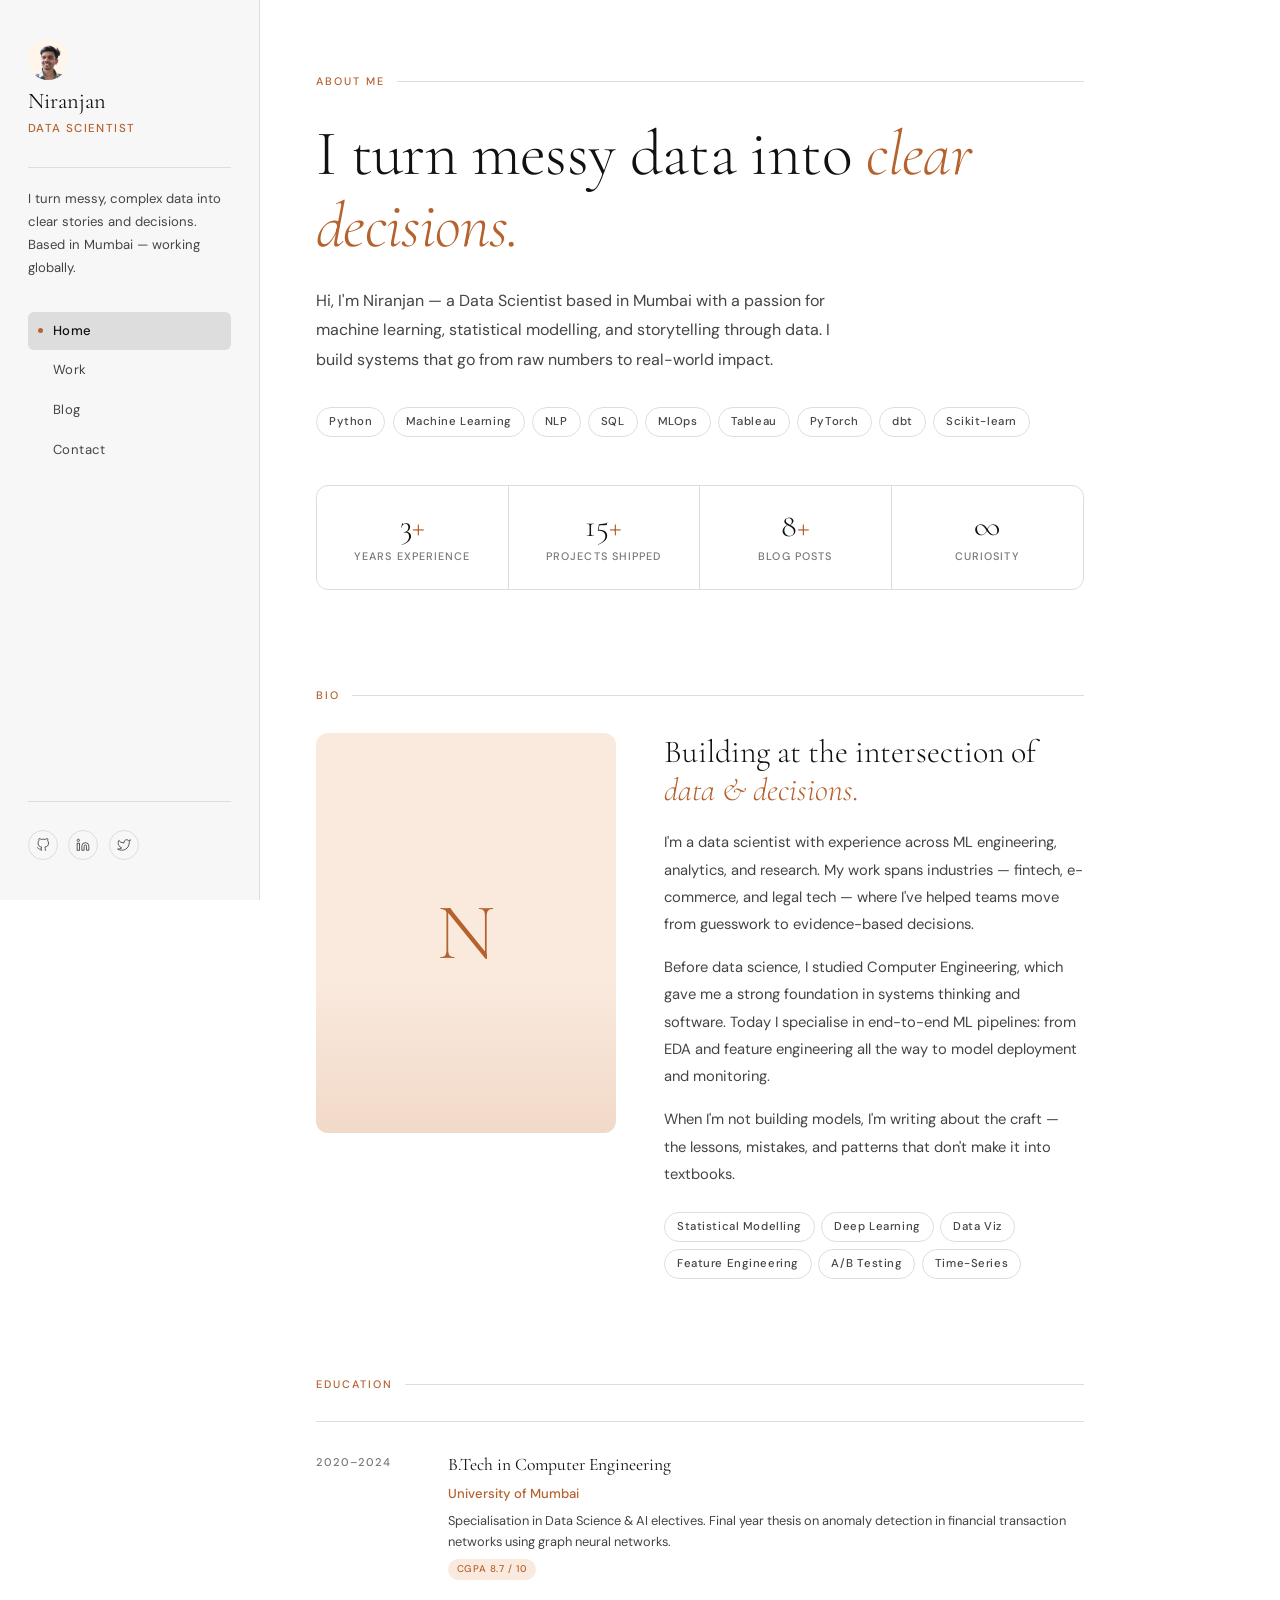
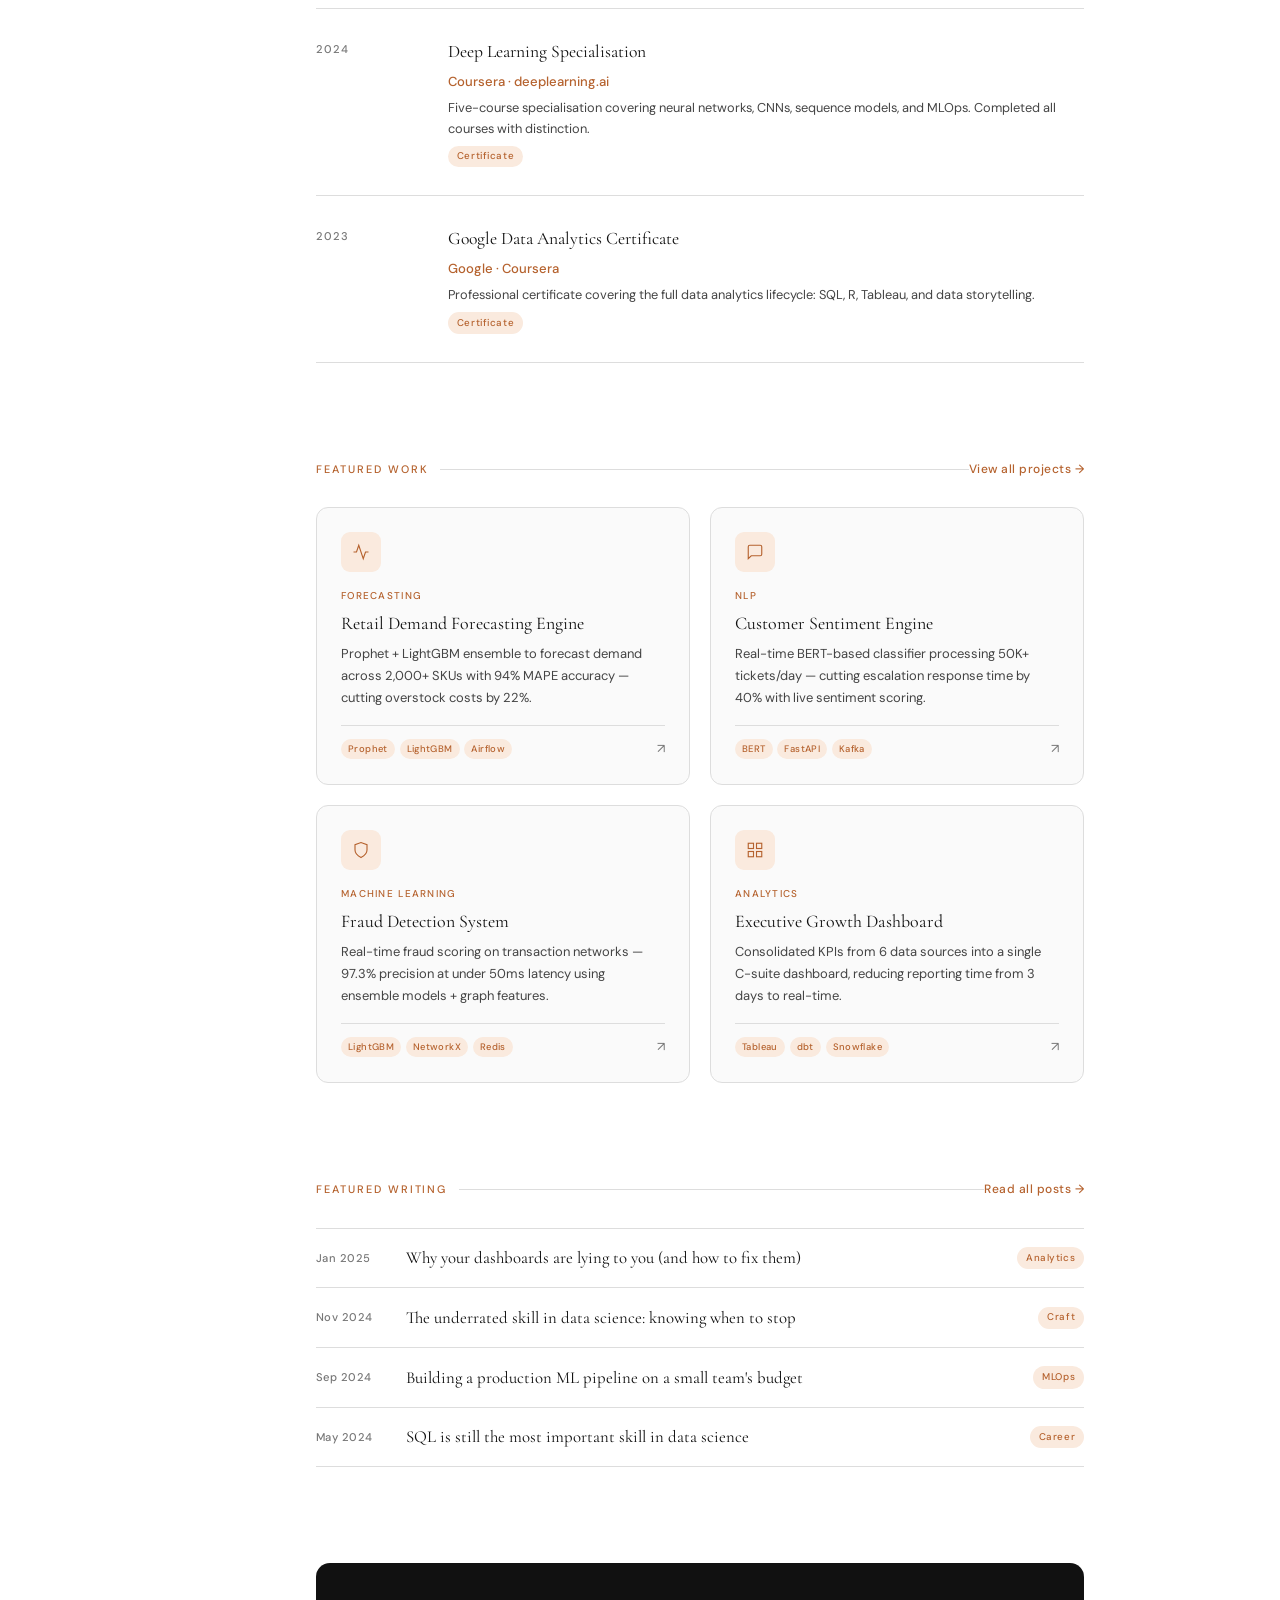
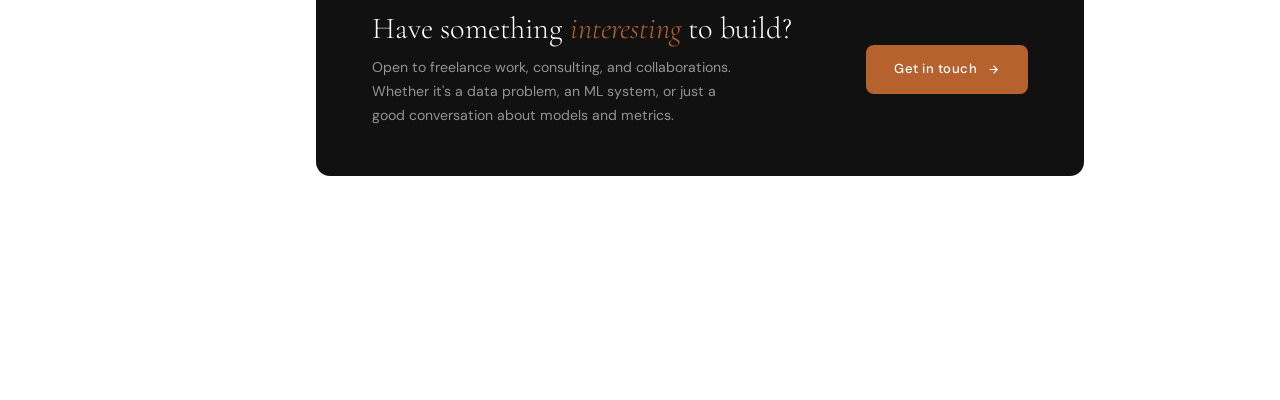
<file: index.html>
<!DOCTYPE html>
<html lang="en">
<head>
<meta charset="UTF-8" />
<meta name="viewport" content="width=device-width, initial-scale=1.0" />
<title>Niranjan — Data Scientist</title>
<link rel="preconnect" href="https://fonts.googleapis.com" />
<link rel="preconnect" href="https://fonts.gstatic.com" crossorigin />
<link href="https://fonts.googleapis.com/css2?family=Cormorant+Garamond:ital,wght@0,300;0,400;0,500;1,300;1,400&family=DM+Sans:wght@300;400;500&display=swap" rel="stylesheet" />
<link rel="stylesheet" href="style.css" />
<style>
  /* ── Stats Row ── */
  .stats-row {
    display: grid;
    grid-template-columns: repeat(4, 1fr);
    gap: 0;
    border: 1px solid var(--border);
    border-radius: 12px;
    overflow: hidden;
    margin-top: 3rem;
  }
  .stat-cell {
    padding: 1.5rem 1.25rem;
    border-right: 1px solid var(--border);
    text-align: center;
  }
  .stat-cell:last-child { border-right: none; }
  .stat-number {
    font-family: var(--serif);
    font-size: 2rem;
    font-weight: 300;
    color: var(--ink);
    line-height: 1;
    margin-bottom: 0.3rem;
  }
  .stat-number em { font-style: italic; color: var(--accent); }
  .stat-label {
    font-size: 0.68rem;
    font-weight: 500;
    letter-spacing: 0.1em;
    text-transform: uppercase;
    color: var(--ink-faint);
  }

  /* ── About Block ── */
  .about-grid {
    display: grid;
    grid-template-columns: 1fr 1.4fr;
    gap: 3rem;
    align-items: start;
  }
  .about-portrait {
    aspect-ratio: 3/4;
    background: var(--accent-light);
    border-radius: 12px;
    display: flex;
    align-items: center;
    justify-content: center;
    font-family: var(--serif);
    font-size: 5rem;
    color: var(--accent);
    font-weight: 300;
    position: relative;
    overflow: hidden;
  }
  .about-portrait::after {
    content: '';
    position: absolute;
    bottom: 0; left: 0; right: 0;
    height: 40%;
    background: linear-gradient(to top, rgba(181,98,46,0.12), transparent);
  }
  .about-text h2 {
    font-family: var(--serif);
    font-size: 2rem;
    font-weight: 300;
    line-height: 1.2;
    margin-bottom: 1.25rem;
    color: var(--ink);
  }
  .about-text h2 em { font-style: italic; color: var(--accent); }
  .about-text p {
    font-size: 0.92rem;
    color: var(--ink-muted);
    line-height: 1.85;
    margin-bottom: 1rem;
  }
  .about-text p:last-of-type { margin-bottom: 1.5rem; }
  .skills-list {
    display: flex;
    flex-wrap: wrap;
    gap: 0.4rem;
    margin-top: 1.5rem;
  }

  /* ── Education Timeline ── */
  .edu-timeline {
    display: flex;
    flex-direction: column;
    gap: 0;
  }
  .edu-item {
    display: grid;
    grid-template-columns: 100px 1fr;
    gap: 2rem;
    padding: 1.75rem 0;
    border-bottom: 1px solid var(--border);
    position: relative;
  }
  .edu-item:first-child { border-top: 1px solid var(--border); }
  .edu-year {
    font-size: 0.7rem;
    font-weight: 500;
    letter-spacing: 0.08em;
    color: var(--ink-faint);
    text-transform: uppercase;
    padding-top: 0.15rem;
  }
  .edu-degree {
    font-family: var(--serif);
    font-size: 1.1rem;
    font-weight: 400;
    color: var(--ink);
    margin-bottom: 0.2rem;
  }
  .edu-school {
    font-size: 0.82rem;
    color: var(--accent);
    font-weight: 500;
    margin-bottom: 0.35rem;
  }
  .edu-detail {
    font-size: 0.8rem;
    color: var(--ink-muted);
    line-height: 1.6;
  }
  .edu-badge {
    display: inline-block;
    font-size: 0.61rem;
    font-weight: 500;
    letter-spacing: 0.06em;
    padding: 0.16rem 0.55rem;
    background: var(--accent-light);
    color: var(--accent);
    border-radius: 999px;
    margin-top: 0.4rem;
  }

  /* ── Featured Projects Grid ── */
  .feat-grid {
    display: grid;
    grid-template-columns: 1fr 1fr;
    gap: 1.25rem;
  }
  .feat-card {
    border: 1px solid var(--border);
    border-radius: 12px;
    padding: 1.5rem;
    background: #fafafa;
    text-decoration: none;
    color: inherit;
    display: flex;
    flex-direction: column;
    transition: border-color 0.25s, transform 0.25s, box-shadow 0.25s;
    position: relative;
    overflow: hidden;
  }
  .feat-card::before {
    content: '';
    position: absolute;
    top: 0; left: 0; right: 0;
    height: 2px;
    background: var(--accent);
    transform: scaleX(0);
    transform-origin: left;
    transition: transform 0.3s ease;
  }
  .feat-card:hover { border-color: #ccc; transform: translateY(-3px); box-shadow: 0 6px 24px rgba(0,0,0,0.07); }
  .feat-card:hover::before { transform: scaleX(1); }
  .feat-card-icon {
    width: 40px; height: 40px;
    border-radius: 9px;
    background: var(--accent-light);
    display: flex; align-items: center; justify-content: center;
    margin-bottom: 1rem;
    color: var(--accent);
    flex-shrink: 0;
  }
  .feat-card-eyebrow {
    font-size: 0.62rem;
    font-weight: 500;
    letter-spacing: 0.13em;
    text-transform: uppercase;
    color: var(--accent);
    margin-bottom: 0.4rem;
  }
  .feat-card-title {
    font-family: var(--serif);
    font-size: 1.12rem;
    font-weight: 400;
    line-height: 1.3;
    color: var(--ink);
    margin-bottom: 0.5rem;
  }
  .feat-card-desc {
    font-size: 0.81rem;
    color: var(--ink-muted);
    line-height: 1.7;
    flex: 1;
    margin-bottom: 1rem;
  }
  .feat-card-footer {
    display: flex;
    align-items: center;
    justify-content: space-between;
    padding-top: 0.75rem;
    border-top: 1px solid var(--border);
  }
  .feat-card-tags { display: flex; flex-wrap: wrap; gap: 0.3rem; }
  .feat-card-tag {
    font-size: 0.59rem;
    font-weight: 500;
    letter-spacing: 0.04em;
    padding: 0.14rem 0.44rem;
    background: var(--accent-light);
    color: var(--accent);
    border-radius: 999px;
  }
  .feat-card-arrow {
    font-size: 0.82rem;
    color: var(--ink-faint);
    transition: color 0.2s, transform 0.2s;
  }
  .feat-card:hover .feat-card-arrow { color: var(--accent); transform: translate(2px,-2px); }

  /* ── Blog Strip ── */
  .blog-strip { display: flex; flex-direction: column; }
  .blog-strip-item {
    display: grid;
    grid-template-columns: 70px 1fr auto;
    align-items: center;
    gap: 1.25rem;
    padding: 1.1rem 0;
    border-bottom: 1px solid var(--border);
    text-decoration: none;
    color: inherit;
    transition: padding-left 0.2s;
  }
  .blog-strip-item:first-child { border-top: 1px solid var(--border); }
  .blog-strip-item:hover { padding-left: 0.5rem; }
  .blog-strip-date {
    font-size: 0.7rem;
    color: var(--ink-faint);
    font-weight: 500;
    letter-spacing: 0.04em;
  }
  .blog-strip-title {
    font-family: var(--serif);
    font-size: 1.05rem;
    font-weight: 400;
    color: var(--ink);
    line-height: 1.4;
  }
  .blog-strip-tag {
    font-size: 0.61rem;
    font-weight: 500;
    letter-spacing: 0.06em;
    padding: 0.18rem 0.55rem;
    background: var(--accent-light);
    color: var(--accent);
    border-radius: 999px;
    white-space: nowrap;
  }
  .blog-strip-item:hover .blog-strip-title { color: var(--accent); }

  /* ── Contact CTA ── */
  .contact-cta {
    background: var(--ink);
    border-radius: 14px;
    padding: 3rem 3.5rem;
    display: flex;
    align-items: center;
    justify-content: space-between;
    gap: 2rem;
  }
  .cta-text h2 {
    font-family: var(--serif);
    font-size: 1.9rem;
    font-weight: 300;
    line-height: 1.2;
    color: #fff;
    margin-bottom: 0.5rem;
  }
  .cta-text h2 em { font-style: italic; color: var(--accent); }
  .cta-text p {
    font-size: 0.88rem;
    color: rgba(255,255,255,0.55);
    line-height: 1.7;
    max-width: 360px;
  }
  .cta-btn {
    display: inline-flex;
    align-items: center;
    gap: 0.6rem;
    background: var(--accent);
    color: #fff;
    font-size: 0.82rem;
    font-weight: 500;
    letter-spacing: 0.04em;
    padding: 0.85rem 1.75rem;
    border-radius: 8px;
    text-decoration: none;
    white-space: nowrap;
    transition: opacity 0.2s, transform 0.2s;
    flex-shrink: 0;
  }
  .cta-btn:hover { opacity: 0.88; transform: translateY(-2px); }

  @media (max-width: 820px) {
    .about-grid { grid-template-columns: 1fr; }
    .about-portrait { aspect-ratio: 16/7; }
    .feat-grid { grid-template-columns: 1fr; }
    .stats-row { grid-template-columns: 1fr 1fr; }
    .stats-row .stat-cell:nth-child(2) { border-right: none; }
    .stats-row .stat-cell:nth-child(3) { border-top: 1px solid var(--border); }
    .contact-cta { flex-direction: column; text-align: center; padding: 2rem; }
    .cta-text p { max-width: 100%; }
    .edu-item { grid-template-columns: 1fr; gap: 0.25rem; }
    .blog-strip-item { grid-template-columns: 60px 1fr; }
    .blog-strip-tag { display: none; }
  }
</style>
</head>
<body>

<aside class="sidebar" id="sidebar"></aside>

<main class="main">

  <!-- ── Hero ── -->
  <section>
    <div class="section-label">About me</div>
    <h1 class="hero-heading">I turn messy data into <em>clear decisions.</em></h1>
    <p class="hero-body">Hi, I'm Niranjan — a Data Scientist based in Mumbai with a passion for machine learning, statistical modelling, and storytelling through data. I build systems that go from raw numbers to real-world impact.</p>
    <div class="hero-tags">
      <span class="tag">Python</span>
      <span class="tag">Machine Learning</span>
      <span class="tag">NLP</span>
      <span class="tag">SQL</span>
      <span class="tag">MLOps</span>
      <span class="tag">Tableau</span>
      <span class="tag">PyTorch</span>
      <span class="tag">dbt</span>
      <span class="tag">Scikit-learn</span>
    </div>

    <div class="stats-row">
      <div class="stat-cell">
        <div class="stat-number">3<em>+</em></div>
        <div class="stat-label">Years Experience</div>
      </div>
      <div class="stat-cell">
        <div class="stat-number">15<em>+</em></div>
        <div class="stat-label">Projects Shipped</div>
      </div>
      <div class="stat-cell">
        <div class="stat-number">8<em>+</em></div>
        <div class="stat-label">Blog Posts</div>
      </div>
      <div class="stat-cell">
        <div class="stat-number">∞</div>
        <div class="stat-label">Curiosity</div>
      </div>
    </div>
  </section>

  <!-- ── About ── -->
  <section>
    <div class="section-label">Bio</div>
    <div class="about-grid">
      <div class="about-portrait">N</div>
      <div class="about-text">
        <h2>Building at the intersection of <em>data & decisions.</em></h2>
        <p>I'm a data scientist with experience across ML engineering, analytics, and research. My work spans industries — fintech, e-commerce, and legal tech — where I've helped teams move from guesswork to evidence-based decisions.</p>
        <p>Before data science, I studied Computer Engineering, which gave me a strong foundation in systems thinking and software. Today I specialise in end-to-end ML pipelines: from EDA and feature engineering all the way to model deployment and monitoring.</p>
        <p>When I'm not building models, I'm writing about the craft — the lessons, mistakes, and patterns that don't make it into textbooks.</p>
        <div class="skills-list">
          <span class="tag">Statistical Modelling</span>
          <span class="tag">Deep Learning</span>
          <span class="tag">Data Viz</span>
          <span class="tag">Feature Engineering</span>
          <span class="tag">A/B Testing</span>
          <span class="tag">Time-Series</span>
        </div>
      </div>
    </div>
  </section>

  <!-- ── Education ── -->
  <section>
    <div class="section-label">Education</div>
    <div class="edu-timeline">

      <div class="edu-item">
        <div class="edu-year">2020–2024</div>
        <div>
          <div class="edu-degree">B.Tech in Computer Engineering</div>
          <div class="edu-school">University of Mumbai</div>
          <div class="edu-detail">Specialisation in Data Science & AI electives. Final year thesis on anomaly detection in financial transaction networks using graph neural networks.</div>
          <span class="edu-badge">CGPA 8.7 / 10</span>
        </div>
      </div>

      <div class="edu-item">
        <div class="edu-year">2024</div>
        <div>
          <div class="edu-degree">Deep Learning Specialisation</div>
          <div class="edu-school">Coursera · deeplearning.ai</div>
          <div class="edu-detail">Five-course specialisation covering neural networks, CNNs, sequence models, and MLOps. Completed all courses with distinction.</div>
          <span class="edu-badge">Certificate</span>
        </div>
      </div>

      <div class="edu-item">
        <div class="edu-year">2023</div>
        <div>
          <div class="edu-degree">Google Data Analytics Certificate</div>
          <div class="edu-school">Google · Coursera</div>
          <div class="edu-detail">Professional certificate covering the full data analytics lifecycle: SQL, R, Tableau, and data storytelling.</div>
          <span class="edu-badge">Certificate</span>
        </div>
      </div>

    </div>
  </section>

  <!-- ── Featured Projects ── -->
  <section>
    <div class="section-header">
      <div class="section-label">Featured Work</div>
      <a href="work.html" class="view-all">View all projects →</a>
    </div>
    <div class="feat-grid">

      <a class="feat-card" href="https://github.com" target="_blank" rel="noopener">
        <div class="feat-card-icon">
          <svg width="18" height="18" viewBox="0 0 24 24" fill="none" stroke="currentColor" stroke-width="1.5"><polyline points="22 12 18 12 15 21 9 3 6 12 2 12"/></svg>
        </div>
        <div class="feat-card-eyebrow">Forecasting</div>
        <div class="feat-card-title">Retail Demand Forecasting Engine</div>
        <div class="feat-card-desc">Prophet + LightGBM ensemble to forecast demand across 2,000+ SKUs with 94% MAPE accuracy — cutting overstock costs by 22%.</div>
        <div class="feat-card-footer">
          <div class="feat-card-tags">
            <span class="feat-card-tag">Prophet</span>
            <span class="feat-card-tag">LightGBM</span>
            <span class="feat-card-tag">Airflow</span>
          </div>
          <span class="feat-card-arrow">↗</span>
        </div>
      </a>

      <a class="feat-card" href="https://github.com" target="_blank" rel="noopener">
        <div class="feat-card-icon">
          <svg width="18" height="18" viewBox="0 0 24 24" fill="none" stroke="currentColor" stroke-width="1.5"><path d="M21 15a2 2 0 0 1-2 2H7l-4 4V5a2 2 0 0 1 2-2h14a2 2 0 0 1 2 2z"/></svg>
        </div>
        <div class="feat-card-eyebrow">NLP</div>
        <div class="feat-card-title">Customer Sentiment Engine</div>
        <div class="feat-card-desc">Real-time BERT-based classifier processing 50K+ tickets/day — cutting escalation response time by 40% with live sentiment scoring.</div>
        <div class="feat-card-footer">
          <div class="feat-card-tags">
            <span class="feat-card-tag">BERT</span>
            <span class="feat-card-tag">FastAPI</span>
            <span class="feat-card-tag">Kafka</span>
          </div>
          <span class="feat-card-arrow">↗</span>
        </div>
      </a>

      <a class="feat-card" href="https://github.com" target="_blank" rel="noopener">
        <div class="feat-card-icon">
          <svg width="18" height="18" viewBox="0 0 24 24" fill="none" stroke="currentColor" stroke-width="1.5"><path d="M12 22s8-4 8-10V5l-8-3-8 3v7c0 6 8 10 8 10z"/></svg>
        </div>
        <div class="feat-card-eyebrow">Machine Learning</div>
        <div class="feat-card-title">Fraud Detection System</div>
        <div class="feat-card-desc">Real-time fraud scoring on transaction networks — 97.3% precision at under 50ms latency using ensemble models + graph features.</div>
        <div class="feat-card-footer">
          <div class="feat-card-tags">
            <span class="feat-card-tag">LightGBM</span>
            <span class="feat-card-tag">NetworkX</span>
            <span class="feat-card-tag">Redis</span>
          </div>
          <span class="feat-card-arrow">↗</span>
        </div>
      </a>

      <a class="feat-card" href="https://github.com" target="_blank" rel="noopener">
        <div class="feat-card-icon">
          <svg width="18" height="18" viewBox="0 0 24 24" fill="none" stroke="currentColor" stroke-width="1.5"><rect x="3" y="3" width="7" height="7"/><rect x="14" y="3" width="7" height="7"/><rect x="14" y="14" width="7" height="7"/><rect x="3" y="14" width="7" height="7"/></svg>
        </div>
        <div class="feat-card-eyebrow">Analytics</div>
        <div class="feat-card-title">Executive Growth Dashboard</div>
        <div class="feat-card-desc">Consolidated KPIs from 6 data sources into a single C-suite dashboard, reducing reporting time from 3 days to real-time.</div>
        <div class="feat-card-footer">
          <div class="feat-card-tags">
            <span class="feat-card-tag">Tableau</span>
            <span class="feat-card-tag">dbt</span>
            <span class="feat-card-tag">Snowflake</span>
          </div>
          <span class="feat-card-arrow">↗</span>
        </div>
      </a>

    </div>
  </section>

  <!-- ── Featured Blog ── -->
  <section>
    <div class="section-header">
      <div class="section-label">Featured Writing</div>
      <a href="blog.html" class="view-all">Read all posts →</a>
    </div>
    <div class="blog-strip">

      <a class="blog-strip-item" href="https://medium.com" target="_blank" rel="noopener">
        <span class="blog-strip-date">Jan 2025</span>
        <span class="blog-strip-title">Why your dashboards are lying to you (and how to fix them)</span>
        <span class="blog-strip-tag">Analytics</span>
      </a>

      <a class="blog-strip-item" href="https://medium.com" target="_blank" rel="noopener">
        <span class="blog-strip-date">Nov 2024</span>
        <span class="blog-strip-title">The underrated skill in data science: knowing when to stop</span>
        <span class="blog-strip-tag">Craft</span>
      </a>

      <a class="blog-strip-item" href="https://medium.com" target="_blank" rel="noopener">
        <span class="blog-strip-date">Sep 2024</span>
        <span class="blog-strip-title">Building a production ML pipeline on a small team's budget</span>
        <span class="blog-strip-tag">MLOps</span>
      </a>

      <a class="blog-strip-item" href="https://medium.com" target="_blank" rel="noopener">
        <span class="blog-strip-date">May 2024</span>
        <span class="blog-strip-title">SQL is still the most important skill in data science</span>
        <span class="blog-strip-tag">Career</span>
      </a>

    </div>
  </section>

  <!-- ── Contact CTA ── -->
  <section>
    <div class="contact-cta">
      <div class="cta-text">
        <h2>Have something <em>interesting</em> to build?</h2>
        <p>Open to freelance work, consulting, and collaborations. Whether it's a data problem, an ML system, or just a good conversation about models and metrics.</p>
      </div>
      <a class="cta-btn" href="contact.html">
        Get in touch
        <svg width="13" height="13" viewBox="0 0 24 24" fill="none" stroke="currentColor" stroke-width="2"><line x1="5" y1="12" x2="19" y2="12"/><polyline points="12 5 19 12 12 19"/></svg>
      </a>
    </div>
  </section>

</main>

<script src="sidebar.js"></script>
<script>renderSidebar('Home');</script>
</body>
</html>
</file>
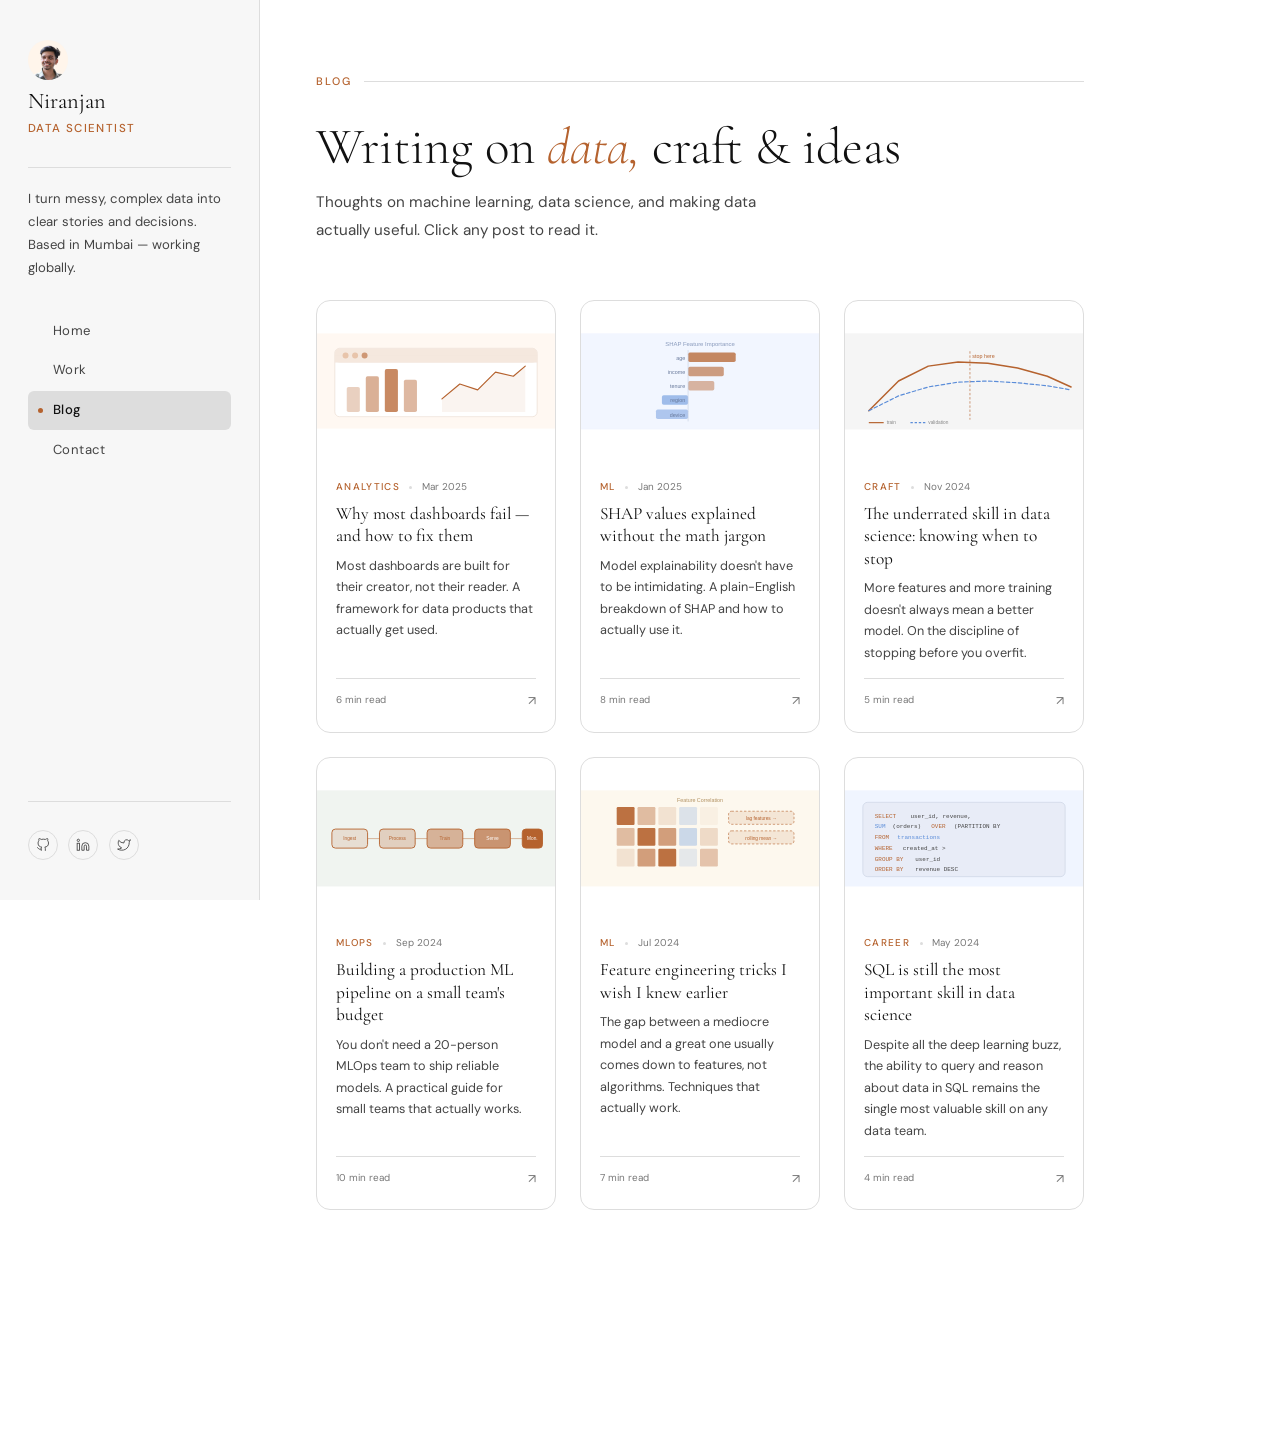
<file: blog.html>
<!DOCTYPE html>
<html lang="en">
<head>
<meta charset="UTF-8" />
<meta name="viewport" content="width=device-width, initial-scale=1.0" />
<title>Blog — Niranjan</title>
<link rel="preconnect" href="https://fonts.googleapis.com" />
<link rel="preconnect" href="https://fonts.gstatic.com" crossorigin />
<link href="https://fonts.googleapis.com/css2?family=Cormorant+Garamond:ital,wght@0,300;0,400;0,500;1,300;1,400&family=DM+Sans:wght@300;400;500&display=swap" rel="stylesheet" />
<link rel="stylesheet" href="style.css" />
<style>
  .card-grid {
    display: grid;
    grid-template-columns: repeat(3, 1fr);
    gap: 1.5rem;
  }

  .pcard {
    border: 1px solid var(--border);
    border-radius: 14px;
    overflow: hidden;
    background: #fff;
    cursor: pointer;
    text-decoration: none;
    color: inherit;
    display: flex;
    flex-direction: column;
    transition: transform 0.25s ease, box-shadow 0.25s ease, border-color 0.25s ease;
  }
  .pcard:hover {
    transform: translateY(-5px);
    box-shadow: 0 12px 36px rgba(0,0,0,0.09);
    border-color: #bbb;
  }

  .pcard-img {
    width: 100%;
    height: 160px;
    display: block;
    flex-shrink: 0;
    position: relative;
    overflow: hidden;
  }
  .pcard-img svg { width: 100%; height: 100%; display: block; }

  .pcard-img::after {
    content: '↗';
    position: absolute;
    top: 10px; right: 12px;
    width: 28px; height: 28px;
    background: rgba(255,255,255,0.93);
    border-radius: 50%;
    font-size: 0.82rem;
    color: var(--accent);
    opacity: 0;
    transition: opacity 0.2s;
    line-height: 28px;
    text-align: center;
  }
  .pcard:hover .pcard-img::after { opacity: 1; }

  .pcard-body {
    padding: 1.1rem 1.2rem 1.25rem;
    display: flex;
    flex-direction: column;
    flex: 1;
  }

  .pcard-meta {
    display: flex;
    align-items: center;
    gap: 0.6rem;
    margin-bottom: 0.45rem;
  }
  .pcard-eyebrow {
    font-size: 0.62rem;
    font-weight: 500;
    letter-spacing: 0.13em;
    text-transform: uppercase;
    color: var(--accent);
  }
  .pcard-date {
    font-size: 0.62rem;
    color: var(--ink-faint);
    font-weight: 400;
  }
  .pcard-dot {
    width: 3px; height: 3px;
    border-radius: 50%;
    background: var(--border);
    flex-shrink: 0;
  }

  .pcard-title {
    font-family: var(--serif);
    font-size: 1.08rem;
    font-weight: 400;
    line-height: 1.3;
    color: var(--ink);
    margin-bottom: 0.45rem;
  }
  .pcard-desc {
    font-size: 0.79rem;
    color: var(--ink-muted);
    line-height: 1.7;
    flex: 1;
    margin-bottom: 0.9rem;
  }
  .pcard-footer {
    display: flex;
    align-items: center;
    justify-content: space-between;
    padding-top: 0.7rem;
    border-top: 1px solid var(--border);
  }
  .pcard-readtime {
    font-size: 0.62rem;
    color: var(--ink-faint);
    font-weight: 400;
  }
  .pcard-tag-pill {
    font-size: 0.6rem;
    font-weight: 500;
    letter-spacing: 0.05em;
    padding: 0.15rem 0.5rem;
    background: var(--accent-light);
    color: var(--accent);
    border-radius: 999px;
  }
  .pcard-arrow {
    font-size: 0.8rem;
    color: var(--ink-faint);
    flex-shrink: 0;
    transition: color 0.2s, transform 0.2s;
  }
  .pcard:hover .pcard-arrow { color: var(--accent); transform: translate(2px,-2px); }

  @media (max-width: 900px) { .card-grid { grid-template-columns: 1fr 1fr; } }
  @media (max-width: 560px) { .card-grid { grid-template-columns: 1fr; } }
</style>
</head>
<body>

<aside class="sidebar" id="sidebar"></aside>

<main class="main">
  <section style="animation-delay: 0.08s;">
    <div class="page-hero">
      <div class="section-label">Blog</div>
      <h1>Writing on <em>data,</em> craft & ideas</h1>
      <p>Thoughts on machine learning, data science, and making data actually useful. Click any post to read it.</p>
    </div>

    <div class="card-grid">

      <!-- Post 1 -->
      <a class="pcard" href="https://medium.com" target="_blank" rel="noopener">
        <div class="pcard-img">
          <svg viewBox="0 0 400 160" xmlns="http://www.w3.org/2000/svg">
            <rect width="400" height="160" fill="#fff8f2"/>
            <!-- Dashboard mockup -->
            <rect x="30" y="25" width="340" height="115" rx="8" fill="#fff" stroke="#e8d8cc" stroke-width="1"/>
            <rect x="30" y="25" width="340" height="24" rx="8" fill="#f5e8de"/>
            <rect x="30" y="37" width="340" height="12" fill="#f5e8de"/>
            <circle cx="48" cy="37" r="5" fill="#e8c4aa"/>
            <circle cx="64" cy="37" r="5" fill="#e8c4aa"/>
            <circle cx="80" cy="37" r="5" fill="#b5622e" fill-opacity="0.6"/>
            <!-- Chart bars inside -->
            <rect x="50" y="90" width="22" height="42" rx="3" fill="#b5622e" fill-opacity="0.3"/>
            <rect x="82" y="72" width="22" height="60" rx="3" fill="#b5622e" fill-opacity="0.5"/>
            <rect x="114" y="60" width="22" height="72" rx="3" fill="#b5622e" fill-opacity="0.75"/>
            <rect x="146" y="78" width="22" height="54" rx="3" fill="#b5622e" fill-opacity="0.45"/>
            <!-- Line chart right side -->
            <polyline points="210,110 240,85 270,95 300,65 330,72 350,55" fill="none" stroke="#b5622e" stroke-width="2" stroke-linecap="round" stroke-linejoin="round"/>
            <polyline points="210,110 240,85 270,95 300,65 330,72 350,55 350,132 210,132" fill="#b5622e" fill-opacity="0.07" stroke="none"/>
          </svg>
        </div>
        <div class="pcard-body">
          <div class="pcard-meta">
            <span class="pcard-eyebrow">Analytics</span>
            <span class="pcard-dot"></span>
            <span class="pcard-date">Mar 2025</span>
          </div>
          <div class="pcard-title">Why most dashboards fail — and how to fix them</div>
          <div class="pcard-desc">Most dashboards are built for their creator, not their reader. A framework for data products that actually get used.</div>
          <div class="pcard-footer">
            <span class="pcard-readtime">6 min read</span>
            <span class="pcard-arrow">↗</span>
          </div>
        </div>
      </a>

      <!-- Post 2 -->
      <a class="pcard" href="https://medium.com" target="_blank" rel="noopener">
        <div class="pcard-img">
          <svg viewBox="0 0 400 160" xmlns="http://www.w3.org/2000/svg">
            <rect width="400" height="160" fill="#f2f6ff"/>
            <!-- SHAP waterfall bars -->
            <text x="200" y="22" text-anchor="middle" font-size="10" fill="#8899bb" font-family="sans-serif">SHAP Feature Importance</text>
            <rect x="180" y="32" width="80" height="16" rx="3" fill="#b5622e" fill-opacity="0.75"/>
            <text x="175" y="44" text-anchor="end" font-size="9" fill="#667799" font-family="sans-serif">age</text>
            <rect x="180" y="56" width="60" height="16" rx="3" fill="#b5622e" fill-opacity="0.6"/>
            <text x="175" y="68" text-anchor="end" font-size="9" fill="#667799" font-family="sans-serif">income</text>
            <rect x="180" y="80" width="44" height="16" rx="3" fill="#b5622e" fill-opacity="0.45"/>
            <text x="175" y="92" text-anchor="end" font-size="9" fill="#667799" font-family="sans-serif">tenure</text>
            <rect x="136" y="104" width="44" height="16" rx="3" fill="#5b8dd9" fill-opacity="0.55"/>
            <text x="175" y="116" text-anchor="end" font-size="9" fill="#667799" font-family="sans-serif">region</text>
            <rect x="126" y="128" width="54" height="16" rx="3" fill="#5b8dd9" fill-opacity="0.45"/>
            <text x="175" y="140" text-anchor="end" font-size="9" fill="#667799" font-family="sans-serif">device</text>
            <line x1="180" y1="28" x2="180" y2="148" stroke="#c5d0e0" stroke-width="1"/>
          </svg>
        </div>
        <div class="pcard-body">
          <div class="pcard-meta">
            <span class="pcard-eyebrow">ML</span>
            <span class="pcard-dot"></span>
            <span class="pcard-date">Jan 2025</span>
          </div>
          <div class="pcard-title">SHAP values explained without the math jargon</div>
          <div class="pcard-desc">Model explainability doesn't have to be intimidating. A plain-English breakdown of SHAP and how to actually use it.</div>
          <div class="pcard-footer">
            <span class="pcard-readtime">8 min read</span>
            <span class="pcard-arrow">↗</span>
          </div>
        </div>
      </a>

      <!-- Post 3 -->
      <a class="pcard" href="https://medium.com" target="_blank" rel="noopener">
        <div class="pcard-img">
          <svg viewBox="0 0 400 160" xmlns="http://www.w3.org/2000/svg">
            <rect width="400" height="160" fill="#f5f5f5"/>
            <!-- Overfitting curve -->
            <polyline points="40,130 90,80 140,55 190,48 240,50 290,58 340,72 380,90" fill="none" stroke="#b5622e" stroke-width="2.5" stroke-linecap="round" stroke-linejoin="round"/>
            <polyline points="40,130 90,105 140,90 190,82 240,80 290,83 340,88 380,95" fill="none" stroke="#5b8dd9" stroke-width="2" stroke-dasharray="6,4" stroke-linecap="round"/>
            <!-- Stop line -->
            <line x1="210" y1="30" x2="210" y2="145" stroke="#b5622e" stroke-width="1.5" stroke-dasharray="4,3" stroke-opacity="0.7"/>
            <text x="214" y="42" font-size="9" fill="#b5622e" font-family="sans-serif" font-weight="500">stop here</text>
            <!-- Legend -->
            <line x1="40" y1="150" x2="65" y2="150" stroke="#b5622e" stroke-width="2"/>
            <text x="70" y="153" font-size="8" fill="#888" font-family="sans-serif">train</text>
            <line x1="110" y1="150" x2="135" y2="150" stroke="#5b8dd9" stroke-width="2" stroke-dasharray="4,3"/>
            <text x="140" y="153" font-size="8" fill="#888" font-family="sans-serif">validation</text>
          </svg>
        </div>
        <div class="pcard-body">
          <div class="pcard-meta">
            <span class="pcard-eyebrow">Craft</span>
            <span class="pcard-dot"></span>
            <span class="pcard-date">Nov 2024</span>
          </div>
          <div class="pcard-title">The underrated skill in data science: knowing when to stop</div>
          <div class="pcard-desc">More features and more training doesn't always mean a better model. On the discipline of stopping before you overfit.</div>
          <div class="pcard-footer">
            <span class="pcard-readtime">5 min read</span>
            <span class="pcard-arrow">↗</span>
          </div>
        </div>
      </a>

      <!-- Post 4 -->
      <a class="pcard" href="https://medium.com" target="_blank" rel="noopener">
        <div class="pcard-img">
          <svg viewBox="0 0 400 160" xmlns="http://www.w3.org/2000/svg">
            <rect width="400" height="160" fill="#f0f4f0"/>
            <!-- Pipeline steps -->
            <rect x="25" y="65" width="60" height="32" rx="6" fill="#b5622e" fill-opacity="0.15" stroke="#b5622e" stroke-width="1.5"/>
            <text x="55" y="84" text-anchor="middle" font-size="8" fill="#b5622e" font-family="sans-serif" font-weight="500">Ingest</text>
            <rect x="105" y="65" width="60" height="32" rx="6" fill="#b5622e" fill-opacity="0.25" stroke="#b5622e" stroke-width="1.5"/>
            <text x="135" y="84" text-anchor="middle" font-size="8" fill="#b5622e" font-family="sans-serif" font-weight="500">Process</text>
            <rect x="185" y="65" width="60" height="32" rx="6" fill="#b5622e" fill-opacity="0.45" stroke="#b5622e" stroke-width="1.5"/>
            <text x="215" y="84" text-anchor="middle" font-size="8" fill="#b5622e" font-family="sans-serif" font-weight="500">Train</text>
            <rect x="265" y="65" width="60" height="32" rx="6" fill="#b5622e" fill-opacity="0.65" stroke="#b5622e" stroke-width="1.5"/>
            <text x="295" y="84" text-anchor="middle" font-size="8" fill="#fff" font-family="sans-serif" font-weight="500">Serve</text>
            <rect x="345" y="65" width="34" height="32" rx="6" fill="#b5622e" stroke="#b5622e" stroke-width="1.5"/>
            <text x="362" y="84" text-anchor="middle" font-size="8" fill="#fff" font-family="sans-serif" font-weight="500">Mon.</text>
            <line x1="85" y1="81" x2="105" y2="81" stroke="#b5622e" stroke-width="1.5" stroke-opacity="0.5" marker-end="url(#arr)"/>
            <line x1="165" y1="81" x2="185" y2="81" stroke="#b5622e" stroke-width="1.5" stroke-opacity="0.5"/>
            <line x1="245" y1="81" x2="265" y2="81" stroke="#b5622e" stroke-width="1.5" stroke-opacity="0.5"/>
            <line x1="325" y1="81" x2="345" y2="81" stroke="#b5622e" stroke-width="1.5" stroke-opacity="0.5"/>
          </svg>
        </div>
        <div class="pcard-body">
          <div class="pcard-meta">
            <span class="pcard-eyebrow">MLOps</span>
            <span class="pcard-dot"></span>
            <span class="pcard-date">Sep 2024</span>
          </div>
          <div class="pcard-title">Building a production ML pipeline on a small team's budget</div>
          <div class="pcard-desc">You don't need a 20-person MLOps team to ship reliable models. A practical guide for small teams that actually works.</div>
          <div class="pcard-footer">
            <span class="pcard-readtime">10 min read</span>
            <span class="pcard-arrow">↗</span>
          </div>
        </div>
      </a>

      <!-- Post 5 -->
      <a class="pcard" href="https://medium.com" target="_blank" rel="noopener">
        <div class="pcard-img">
          <svg viewBox="0 0 400 160" xmlns="http://www.w3.org/2000/svg">
            <rect width="400" height="160" fill="#fdf8ee"/>
            <!-- Feature matrix / heat -->
            <text x="200" y="20" text-anchor="middle" font-size="9" fill="#b09060" font-family="sans-serif">Feature Correlation</text>
            <rect x="60" y="28" width="30" height="30" rx="2" fill="#b5622e" fill-opacity="0.9"/>
            <rect x="95" y="28" width="30" height="30" rx="2" fill="#b5622e" fill-opacity="0.4"/>
            <rect x="130" y="28" width="30" height="30" rx="2" fill="#b5622e" fill-opacity="0.15"/>
            <rect x="165" y="28" width="30" height="30" rx="2" fill="#5b8dd9" fill-opacity="0.2"/>
            <rect x="200" y="28" width="30" height="30" rx="2" fill="#b5622e" fill-opacity="0.05"/>
            <rect x="60" y="63" width="30" height="30" rx="2" fill="#b5622e" fill-opacity="0.4"/>
            <rect x="95" y="63" width="30" height="30" rx="2" fill="#b5622e" fill-opacity="0.9"/>
            <rect x="130" y="63" width="30" height="30" rx="2" fill="#b5622e" fill-opacity="0.6"/>
            <rect x="165" y="63" width="30" height="30" rx="2" fill="#5b8dd9" fill-opacity="0.3"/>
            <rect x="200" y="63" width="30" height="30" rx="2" fill="#b5622e" fill-opacity="0.2"/>
            <rect x="60" y="98" width="30" height="30" rx="2" fill="#b5622e" fill-opacity="0.15"/>
            <rect x="95" y="98" width="30" height="30" rx="2" fill="#b5622e" fill-opacity="0.6"/>
            <rect x="130" y="98" width="30" height="30" rx="2" fill="#b5622e" fill-opacity="0.9"/>
            <rect x="165" y="98" width="30" height="30" rx="2" fill="#5b8dd9" fill-opacity="0.15"/>
            <rect x="200" y="98" width="30" height="30" rx="2" fill="#b5622e" fill-opacity="0.35"/>
            <!-- New feature highlight -->
            <rect x="248" y="35" width="110" height="22" rx="5" fill="#b5622e" fill-opacity="0.12" stroke="#b5622e" stroke-width="1" stroke-dasharray="4,3"/>
            <text x="303" y="50" text-anchor="middle" font-size="8" fill="#b5622e" font-family="sans-serif">lag features →</text>
            <rect x="248" y="68" width="110" height="22" rx="5" fill="#b5622e" fill-opacity="0.12" stroke="#b5622e" stroke-width="1" stroke-dasharray="4,3"/>
            <text x="303" y="83" text-anchor="middle" font-size="8" fill="#b5622e" font-family="sans-serif">rolling mean →</text>
          </svg>
        </div>
        <div class="pcard-body">
          <div class="pcard-meta">
            <span class="pcard-eyebrow">ML</span>
            <span class="pcard-dot"></span>
            <span class="pcard-date">Jul 2024</span>
          </div>
          <div class="pcard-title">Feature engineering tricks I wish I knew earlier</div>
          <div class="pcard-desc">The gap between a mediocre model and a great one usually comes down to features, not algorithms. Techniques that actually work.</div>
          <div class="pcard-footer">
            <span class="pcard-readtime">7 min read</span>
            <span class="pcard-arrow">↗</span>
          </div>
        </div>
      </a>

      <!-- Post 6 -->
      <a class="pcard" href="https://medium.com" target="_blank" rel="noopener">
        <div class="pcard-img">
          <svg viewBox="0 0 400 160" xmlns="http://www.w3.org/2000/svg">
            <rect width="400" height="160" fill="#f0f5ff"/>
            <!-- SQL code snippet aesthetic -->
            <rect x="30" y="20" width="340" height="125" rx="8" fill="#1e2030" fill-opacity="0.04" stroke="#c8d0e0" stroke-width="1"/>
            <text x="50" y="46" font-size="10" fill="#b5622e" font-family="monospace" font-weight="500">SELECT</text>
            <text x="110" y="46" font-size="10" fill="#444" font-family="monospace"> user_id, revenue,</text>
            <text x="50" y="64" font-size="10" fill="#444" font-family="monospace">       </text>
            <text x="50" y="64" font-size="10" fill="#5b8dd9" font-family="monospace">SUM</text>
            <text x="80" y="64" font-size="10" fill="#444" font-family="monospace">(orders) </text>
            <text x="145" y="64" font-size="10" fill="#b5622e" font-family="monospace">OVER</text>
            <text x="183" y="64" font-size="10" fill="#444" font-family="monospace"> (PARTITION BY</text>
            <text x="50" y="82" font-size="10" fill="#b5622e" font-family="monospace">FROM</text>
            <text x="88" y="82" font-size="10" fill="#5b8dd9" font-family="monospace"> transactions</text>
            <text x="50" y="100" font-size="10" fill="#b5622e" font-family="monospace">WHERE</text>
            <text x="97" y="100" font-size="10" fill="#444" font-family="monospace"> created_at &gt; </text>
            <text x="50" y="118" font-size="10" fill="#b5622e" font-family="monospace">GROUP BY</text>
            <text x="118" y="118" font-size="10" fill="#444" font-family="monospace"> user_id</text>
            <text x="50" y="136" font-size="10" fill="#b5622e" font-family="monospace">ORDER BY</text>
            <text x="118" y="136" font-size="10" fill="#444" font-family="monospace"> revenue DESC</text>
          </svg>
        </div>
        <div class="pcard-body">
          <div class="pcard-meta">
            <span class="pcard-eyebrow">Career</span>
            <span class="pcard-dot"></span>
            <span class="pcard-date">May 2024</span>
          </div>
          <div class="pcard-title">SQL is still the most important skill in data science</div>
          <div class="pcard-desc">Despite all the deep learning buzz, the ability to query and reason about data in SQL remains the single most valuable skill on any data team.</div>
          <div class="pcard-footer">
            <span class="pcard-readtime">4 min read</span>
            <span class="pcard-arrow">↗</span>
          </div>
        </div>
      </a>

    </div>
  </section>
</main>

<script src="sidebar.js"></script>
<script>renderSidebar('Blog');</script>
</body>
</html>
</file>
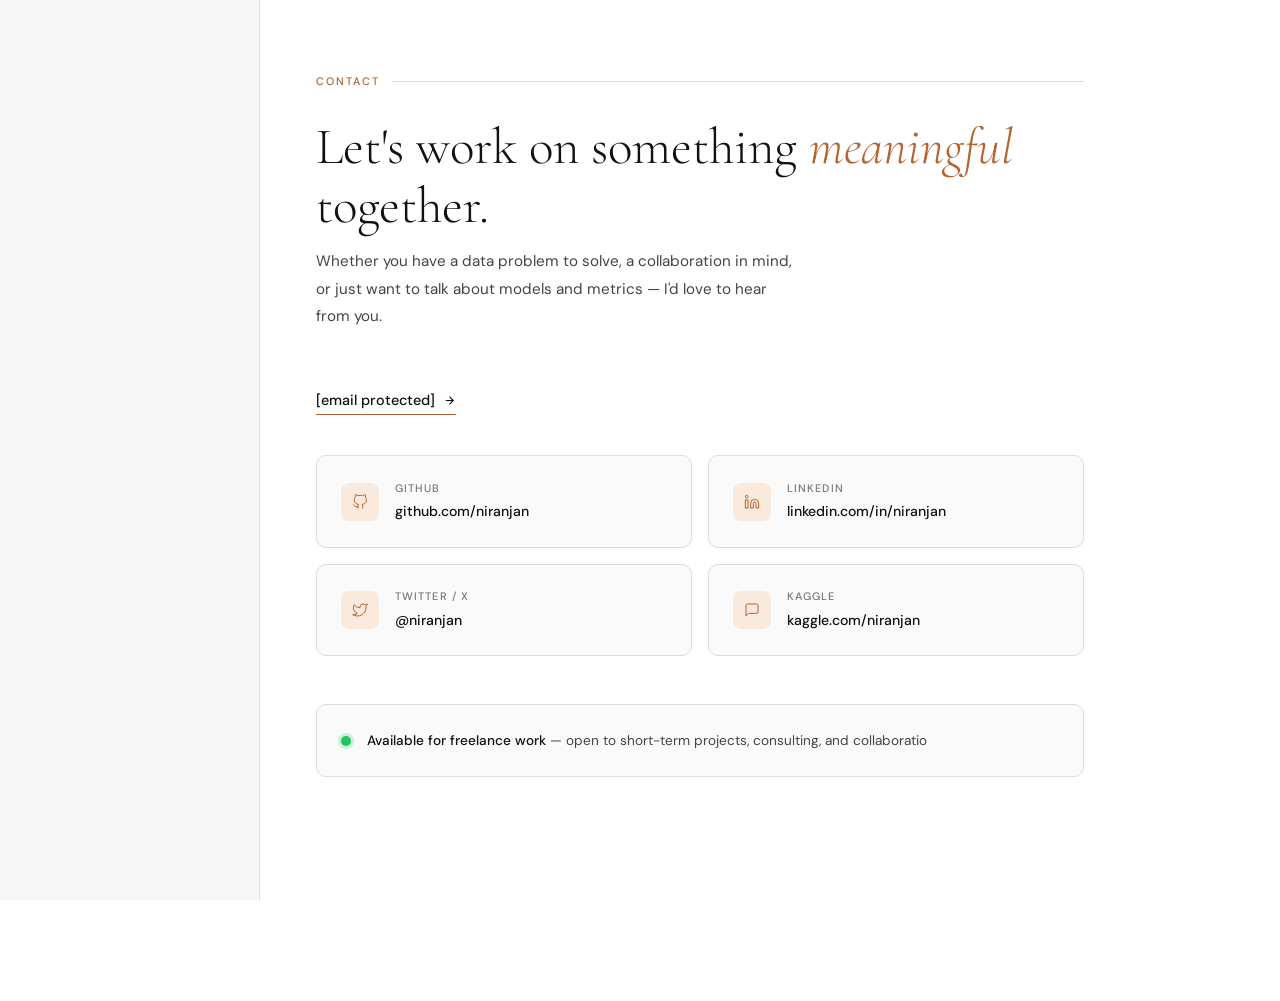
<file: contact.html>
<!DOCTYPE html>
<html lang="en">
<head>
<meta charset="UTF-8" />
<meta name="viewport" content="width=device-width, initial-scale=1.0" />
<title>Contact — Niranjan</title>
<link rel="preconnect" href="https://fonts.googleapis.com" />
<link rel="preconnect" href="https://fonts.gstatic.com" crossorigin />
<link href="https://fonts.googleapis.com/css2?family=Cormorant+Garamond:ital,wght@0,300;0,400;0,500;1,300;1,400&family=DM+Sans:wght@300;400;500&display=swap" rel="stylesheet" />
<link rel="stylesheet" href="style.css" />
<style>
  .contact-grid {
    display: grid;
    grid-template-columns: 1fr 1fr;
    gap: 1rem;
    margin-top: 2.5rem;
  }

  .contact-card {
    border: 1px solid var(--border);
    border-radius: 10px;
    padding: 1.4rem 1.5rem;
    text-decoration: none;
    color: inherit;
    display: flex;
    align-items: center;
    gap: 1rem;
    transition: border-color 0.2s, transform 0.2s;
    background: #fafafa;
  }

  .contact-card:hover { border-color: var(--accent); transform: translateY(-2px); }

  .contact-card-icon {
    width: 38px; height: 38px;
    border-radius: 8px;
    background: var(--accent-light);
    display: flex; align-items: center; justify-content: center;
    color: var(--accent);
    flex-shrink: 0;
  }

  .contact-card-label {
    font-size: 0.68rem;
    font-weight: 500;
    letter-spacing: 0.1em;
    text-transform: uppercase;
    color: var(--ink-faint);
    margin-bottom: 0.2rem;
  }

  .contact-card-value {
    font-size: 0.88rem;
    font-weight: 500;
    color: var(--ink);
  }

  .availability {
    margin-top: 3rem;
    padding: 1.5rem;
    border: 1px solid var(--border);
    border-radius: 10px;
    background: #fafafa;
    display: flex;
    align-items: center;
    gap: 1rem;
  }

  .avail-dot {
    width: 10px; height: 10px;
    border-radius: 50%;
    background: #22c55e;
    flex-shrink: 0;
    box-shadow: 0 0 0 3px rgba(34,197,94,0.2);
  }

  .avail-text {
    font-size: 0.85rem;
    color: var(--ink-muted);
  }

  .avail-text strong { color: var(--ink); font-weight: 500; }

  @media (max-width: 600px) {
    .contact-grid { grid-template-columns: 1fr; }
  }
</style>
</head>
<body>

<aside class="sidebar" id="sidebar"></aside>

<main class="main">

  <section style="animation-delay: 0.08s;">
    <div class="page-hero">
      <div class="section-label">Contact</div>
      <h1>Let's work on something <em>meaningful</em> together.</h1>
      <p>Whether you have a data problem to solve, a collaboration in mind, or just want to talk about models and metrics — I'd love to hear from you.</p>
    </div>

    <a class="contact-link" href="/cdn-cgi/l/email-protection#abc5c2d9cac5c1cac5ebced3cac6dbc7ce85c8c4c6">
      <span class="__cf_email__" data-cfemail="513f3823303f3b303f113429303c213d347f323e3c">[email&#160;protected]</span>
      <svg width="13" height="13" viewBox="0 0 24 24" fill="none" stroke="currentColor" stroke-width="2"><line x1="5" y1="12" x2="19" y2="12"/><polyline points="12 5 19 12 12 19"/></svg>
    </a>

    <div class="contact-grid">
      <a class="contact-card" href="#">
        <div class="contact-card-icon">
          <svg width="16" height="16" viewBox="0 0 24 24" fill="none" stroke="currentColor" stroke-width="1.5"><path d="M9 19c-5 1.5-5-2.5-7-3m14 6v-3.87a3.37 3.37 0 0 0-.94-2.61c3.14-.35 6.44-1.54 6.44-7A5.44 5.44 0 0 0 20 4.77 5.07 5.07 0 0 0 19.91 1S18.73.65 16 2.48a13.38 13.38 0 0 0-7 0C6.27.65 5.09 1 5.09 1A5.07 5.07 0 0 0 5 4.77a5.44 5.44 0 0 0-1.5 3.78c0 5.42 3.3 6.61 6.44 7A3.37 3.37 0 0 0 9 18.13V22"/></svg>
        </div>
        <div>
          <div class="contact-card-label">GitHub</div>
          <div class="contact-card-value">github.com/niranjan</div>
        </div>
      </a>

      <a class="contact-card" href="#">
        <div class="contact-card-icon">
          <svg width="16" height="16" viewBox="0 0 24 24" fill="none" stroke="currentColor" stroke-width="1.5"><path d="M16 8a6 6 0 0 1 6 6v7h-4v-7a2 2 0 0 0-2-2 2 2 0 0 0-2 2v7h-4v-7a6 6 0 0 1 6-6z"/><rect x="2" y="9" width="4" height="12"/><circle cx="4" cy="4" r="2"/></svg>
        </div>
        <div>
          <div class="contact-card-label">LinkedIn</div>
          <div class="contact-card-value">linkedin.com/in/niranjan</div>
        </div>
      </a>

      <a class="contact-card" href="#">
        <div class="contact-card-icon">
          <svg width="16" height="16" viewBox="0 0 24 24" fill="none" stroke="currentColor" stroke-width="1.5"><path d="M23 3a10.9 10.9 0 0 1-3.14 1.53 4.48 4.48 0 0 0-7.86 3v1A10.66 10.66 0 0 1 3 4s-4 9 5 13a11.64 11.64 0 0 1-7 2c9 5 20 0 20-11.5a4.5 4.5 0 0 0-.08-.83A7.72 7.72 0 0 0 23 3z"/></svg>
        </div>
        <div>
          <div class="contact-card-label">Twitter / X</div>
          <div class="contact-card-value">@niranjan</div>
        </div>
      </a>

      <a class="contact-card" href="#">
        <div class="contact-card-icon">
          <svg width="16" height="16" viewBox="0 0 24 24" fill="none" stroke="currentColor" stroke-width="1.5"><path d="M21 15a2 2 0 0 1-2 2H7l-4 4V5a2 2 0 0 1 2-2h14a2 2 0 0 1 2 2z"/></svg>
        </div>
        <div>
          <div class="contact-card-label">Kaggle</div>
          <div class="contact-card-value">kaggle.com/niranjan</div>
        </div>
      </a>
    </div>

    <div class="availability">
      <div class="avail-dot"></div>
      <p class="avail-text"><strong>Available for freelance work</strong> — open to short-term projects, consulting, and collaboratio
</file>
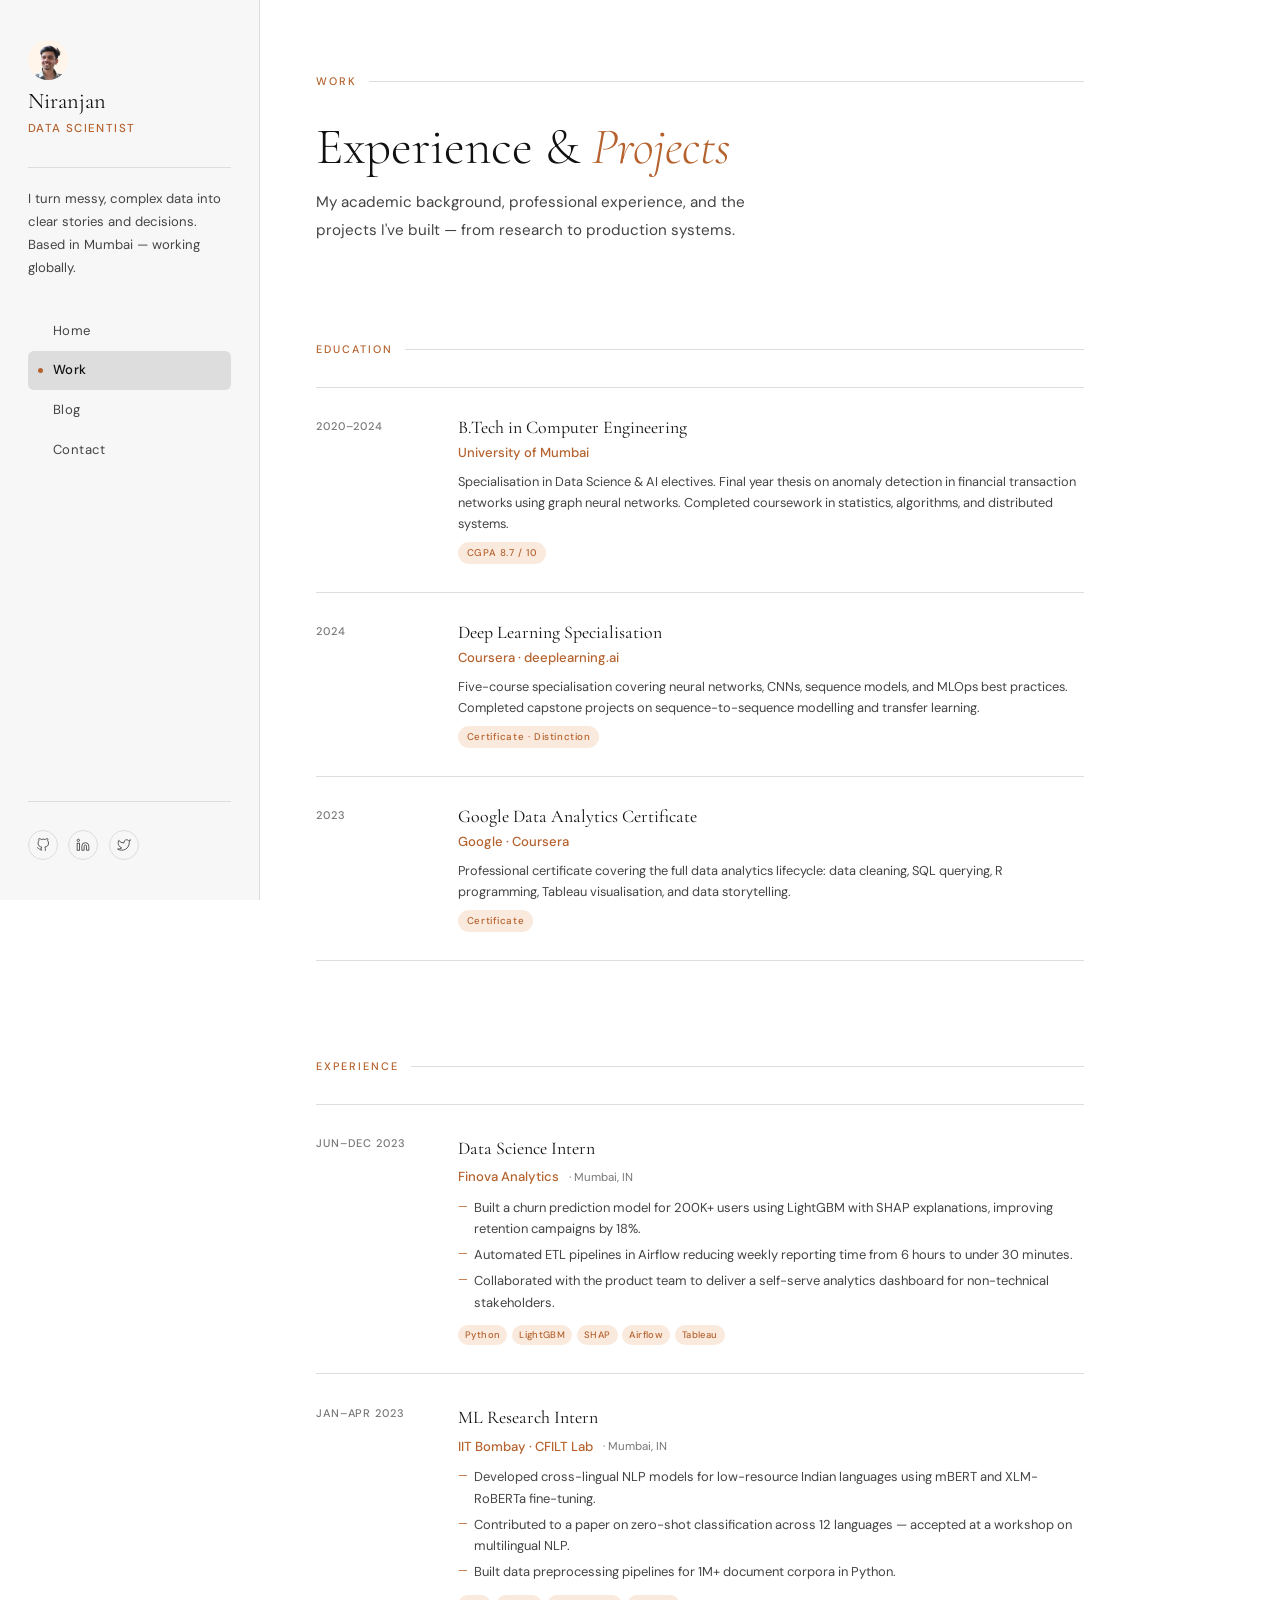
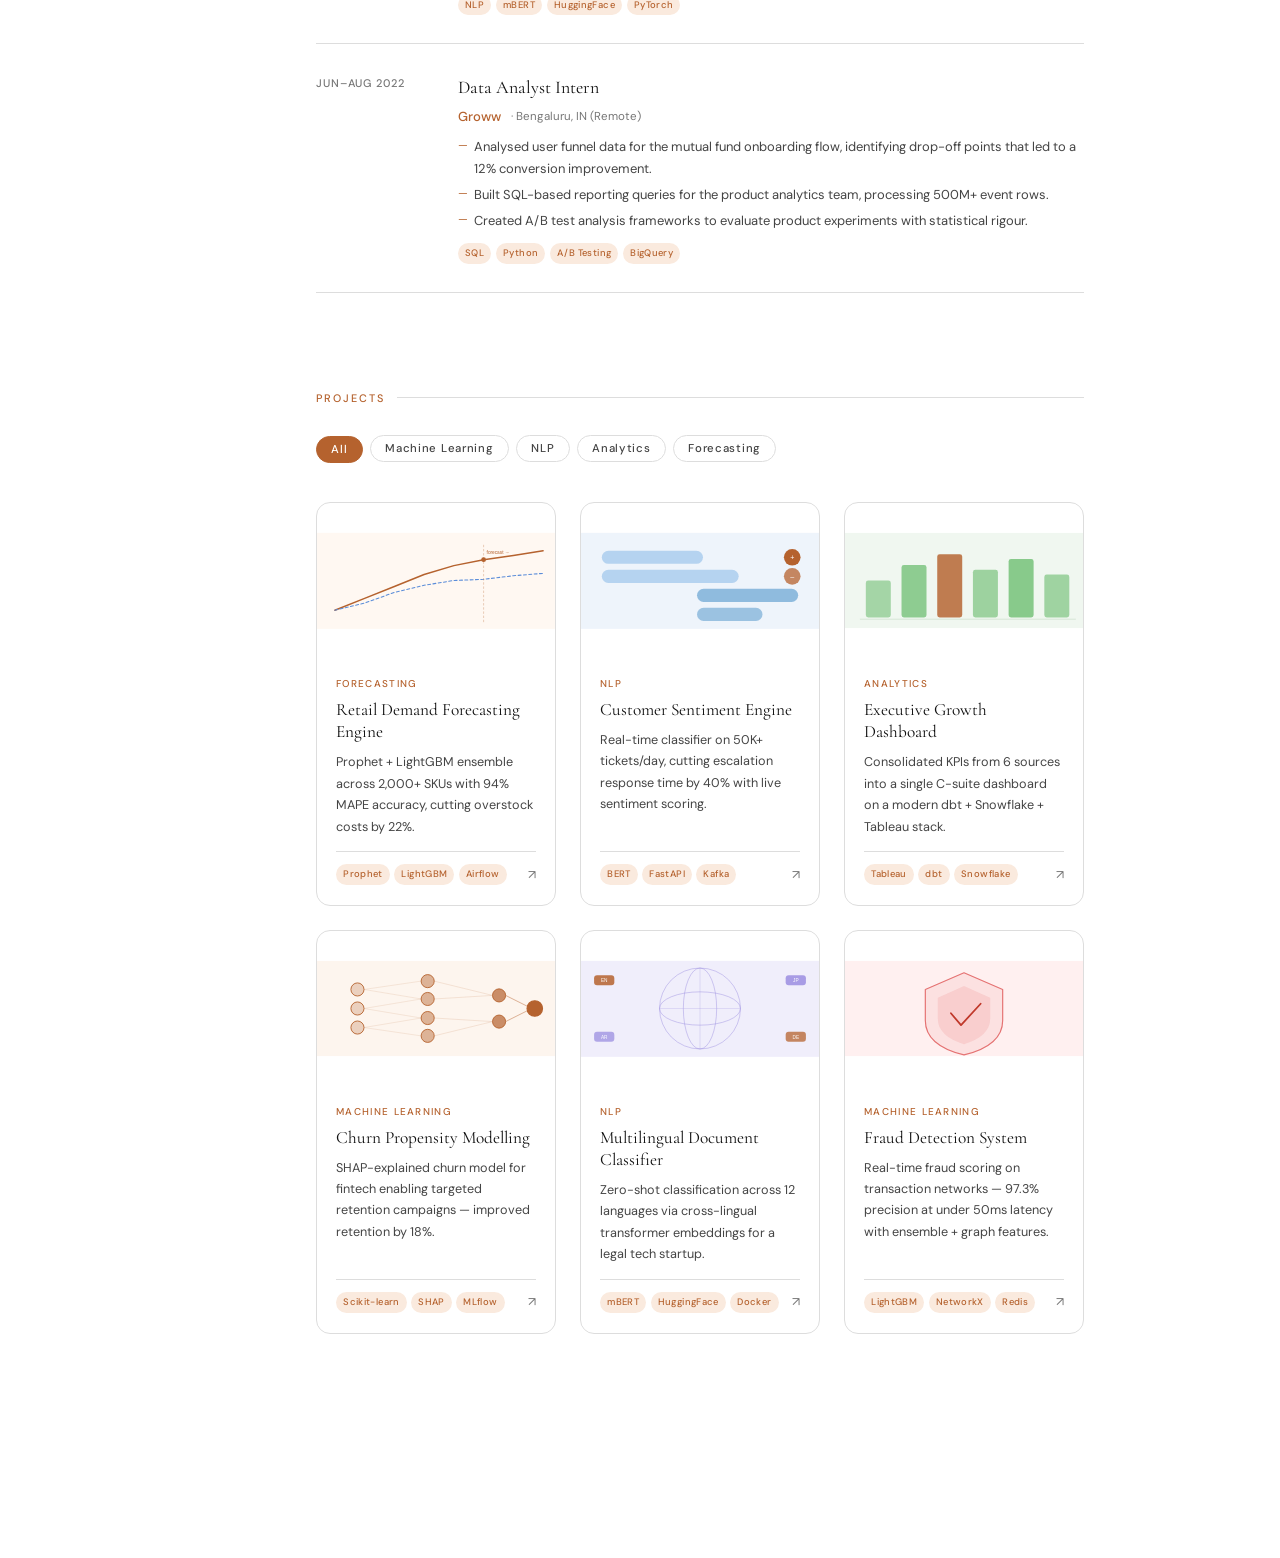
<file: work.html>
<!DOCTYPE html>
<html lang="en">
<head>
<meta charset="UTF-8" />
<meta name="viewport" content="width=device-width, initial-scale=1.0" />
<title>Work — Niranjan</title>
<link rel="preconnect" href="https://fonts.googleapis.com" />
<link rel="preconnect" href="https://fonts.gstatic.com" crossorigin />
<link href="https://fonts.googleapis.com/css2?family=Cormorant+Garamond:ital,wght@0,300;0,400;0,500;1,300;1,400&family=DM+Sans:wght@300;400;500&display=swap" rel="stylesheet" />
<link rel="stylesheet" href="style.css" />
<style>
  /* ── Education Timeline ── */
  .edu-timeline { display: flex; flex-direction: column; }
  .edu-item {
    display: grid;
    grid-template-columns: 110px 1fr;
    gap: 2rem;
    padding: 1.75rem 0;
    border-bottom: 1px solid var(--border);
  }
  .edu-item:first-child { border-top: 1px solid var(--border); }
  .edu-year {
    font-size: 0.69rem;
    font-weight: 500;
    letter-spacing: 0.08em;
    color: var(--ink-faint);
    text-transform: uppercase;
    padding-top: 0.15rem;
    line-height: 1.5;
  }
  .edu-degree {
    font-family: var(--serif);
    font-size: 1.12rem;
    font-weight: 400;
    color: var(--ink);
    margin-bottom: 0.2rem;
    line-height: 1.3;
  }
  .edu-school {
    font-size: 0.82rem;
    color: var(--accent);
    font-weight: 500;
    margin-bottom: 0.4rem;
  }
  .edu-detail {
    font-size: 0.8rem;
    color: var(--ink-muted);
    line-height: 1.65;
  }
  .edu-badge {
    display: inline-block;
    font-size: 0.61rem;
    font-weight: 500;
    letter-spacing: 0.06em;
    padding: 0.16rem 0.55rem;
    background: var(--accent-light);
    color: var(--accent);
    border-radius: 999px;
    margin-top: 0.5rem;
  }

  /* ── Internship Timeline ── */
  .intern-timeline { display: flex; flex-direction: column; }
  .intern-item {
    display: grid;
    grid-template-columns: 110px 1fr;
    gap: 2rem;
    padding: 1.75rem 0;
    border-bottom: 1px solid var(--border);
    position: relative;
  }
  .intern-item:first-child { border-top: 1px solid var(--border); }
  .intern-period {
    font-size: 0.69rem;
    font-weight: 500;
    letter-spacing: 0.08em;
    color: var(--ink-faint);
    text-transform: uppercase;
    padding-top: 0.15rem;
    line-height: 1.5;
  }
  .intern-role {
    font-family: var(--serif);
    font-size: 1.12rem;
    font-weight: 400;
    color: var(--ink);
    margin-bottom: 0.2rem;
  }
  .intern-company {
    font-size: 0.82rem;
    color: var(--accent);
    font-weight: 500;
    margin-bottom: 0.5rem;
    display: flex;
    align-items: center;
    gap: 0.6rem;
  }
  .intern-location {
    font-size: 0.72rem;
    color: var(--ink-faint);
    font-weight: 400;
  }
  .intern-bullets {
    list-style: none;
    display: flex;
    flex-direction: column;
    gap: 0.3rem;
  }
  .intern-bullets li {
    font-size: 0.81rem;
    color: var(--ink-muted);
    line-height: 1.65;
    padding-left: 1rem;
    position: relative;
  }
  .intern-bullets li::before {
    content: '—';
    position: absolute;
    left: 0;
    color: var(--accent);
    font-size: 0.7rem;
  }
  .intern-tags {
    display: flex;
    flex-wrap: wrap;
    gap: 0.3rem;
    margin-top: 0.75rem;
  }
  .intern-tag {
    font-size: 0.59rem;
    font-weight: 500;
    letter-spacing: 0.04em;
    padding: 0.14rem 0.44rem;
    background: var(--accent-light);
    color: var(--accent);
    border-radius: 999px;
  }

  /* ── Project Cards ── */
  .filter-bar {
    display: flex;
    flex-wrap: wrap;
    gap: 0.45rem;
    margin-bottom: 2.5rem;
  }
  .filter-btn {
    font-size: 0.71rem;
    font-weight: 500;
    letter-spacing: 0.06em;
    padding: 0.32rem 0.9rem;
    border: 1px solid var(--border);
    border-radius: 999px;
    color: var(--ink-muted);
    background: transparent;
    cursor: pointer;
    transition: all 0.2s;
    font-family: var(--sans);
  }
  .filter-btn:hover { border-color: var(--accent); color: var(--accent); }
  .filter-btn.active { background: var(--accent); border-color: var(--accent); color: #fff; }

  .card-grid {
    display: grid;
    grid-template-columns: repeat(3, 1fr);
    gap: 1.5rem;
  }

  .pcard {
    border: 1px solid var(--border);
    border-radius: 14px;
    overflow: hidden;
    background: #fff;
    cursor: pointer;
    text-decoration: none;
    color: inherit;
    display: flex;
    flex-direction: column;
    transition: transform 0.25s ease, box-shadow 0.25s ease, border-color 0.25s ease;
  }
  .pcard:hover {
    transform: translateY(-5px);
    box-shadow: 0 12px 36px rgba(0,0,0,0.09);
    border-color: #bbb;
  }
  .pcard[data-hidden="true"] { display: none; }

  .pcard-img {
    width: 100%;
    height: 155px;
    display: block;
    flex-shrink: 0;
    position: relative;
    overflow: hidden;
  }
  .pcard-img svg { width: 100%; height: 100%; display: block; }
  .pcard-img::after {
    content: '↗';
    position: absolute;
    top: 10px; right: 12px;
    width: 28px; height: 28px;
    background: rgba(255,255,255,0.93);
    border-radius: 50%;
    font-size: 0.82rem;
    color: var(--accent);
    opacity: 0;
    transition: opacity 0.2s;
    line-height: 28px;
    text-align: center;
  }
  .pcard:hover .pcard-img::after { opacity: 1; }

  .pcard-body {
    padding: 1.1rem 1.2rem 1.25rem;
    display: flex;
    flex-direction: column;
    flex: 1;
  }
  .pcard-eyebrow {
    font-size: 0.62rem;
    font-weight: 500;
    letter-spacing: 0.13em;
    text-transform: uppercase;
    color: var(--accent);
    margin-bottom: 0.38rem;
  }
  .pcard-title {
    font-family: var(--serif);
    font-size: 1.08rem;
    font-weight: 400;
    line-height: 1.3;
    color: var(--ink);
    margin-bottom: 0.45rem;
  }
  .pcard-desc {
    font-size: 0.79rem;
    color: var(--ink-muted);
    line-height: 1.7;
    flex: 1;
    margin-bottom: 0.9rem;
  }
  .pcard-footer {
    display: flex;
    align-items: center;
    justify-content: space-between;
    padding-top: 0.7rem;
    border-top: 1px solid var(--border);
  }
  .pcard-tags { display: flex; flex-wrap: wrap; gap: 0.28rem; }
  .pcard-tag {
    font-size: 0.59rem;
    font-weight: 500;
    letter-spacing: 0.04em;
    padding: 0.14rem 0.44rem;
    background: var(--accent-light);
    color: var(--accent);
    border-radius: 999px;
  }
  .pcard-arrow {
    font-size: 0.8rem;
    color: var(--ink-faint);
    flex-shrink: 0;
    transition: color 0.2s, transform 0.2s;
  }
  .pcard:hover .pcard-arrow { color: var(--accent); transform: translate(2px,-2px); }

  @media (max-width: 900px) { .card-grid { grid-template-columns: 1fr 1fr; } }
  @media (max-width: 600px) {
    .card-grid { grid-template-columns: 1fr; }
    .edu-item, .intern-item { grid-template-columns: 1fr; gap: 0.3rem; }
  }
</style>
</head>
<body>

<aside class="sidebar" id="sidebar"></aside>

<main class="main">

  <!-- ── Education ── -->
  <section style="animation-delay: 0.08s;">
    <div class="page-hero">
      <div class="section-label">Work</div>
      <h1>Experience &amp; <em>Projects</em></h1>
      <p>My academic background, professional experience, and the projects I've built — from research to production systems.</p>
    </div>
  </section>

  <section style="animation-delay: 0.14s;">
    <div class="section-label">Education</div>
    <div class="edu-timeline">

      <div class="edu-item">
        <div class="edu-year">2020–2024</div>
        <div>
          <div class="edu-degree">B.Tech in Computer Engineering</div>
          <div class="edu-school">University of Mumbai</div>
          <div class="edu-detail">Specialisation in Data Science & AI electives. Final year thesis on anomaly detection in financial transaction networks using graph neural networks. Completed coursework in statistics, algorithms, and distributed systems.</div>
          <span class="edu-badge">CGPA 8.7 / 10</span>
        </div>
      </div>

      <div class="edu-item">
        <div class="edu-year">2024</div>
        <div>
          <div class="edu-degree">Deep Learning Specialisation</div>
          <div class="edu-school">Coursera · deeplearning.ai</div>
          <div class="edu-detail">Five-course specialisation covering neural networks, CNNs, sequence models, and MLOps best practices. Completed capstone projects on sequence-to-sequence modelling and transfer learning.</div>
          <span class="edu-badge">Certificate · Distinction</span>
        </div>
      </div>

      <div class="edu-item">
        <div class="edu-year">2023</div>
        <div>
          <div class="edu-degree">Google Data Analytics Certificate</div>
          <div class="edu-school">Google · Coursera</div>
          <div class="edu-detail">Professional certificate covering the full data analytics lifecycle: data cleaning, SQL querying, R programming, Tableau visualisation, and data storytelling.</div>
          <span class="edu-badge">Certificate</span>
        </div>
      </div>

    </div>
  </section>

  <!-- ── Internships ── -->
  <section style="animation-delay: 0.20s;">
    <div class="section-label">Experience</div>
    <div class="intern-timeline">

      <div class="intern-item">
        <div class="intern-period">Jun–Dec 2023</div>
        <div>
          <div class="intern-role">Data Science Intern</div>
          <div class="intern-company">
            Finova Analytics
            <span class="intern-location">· Mumbai, IN</span>
          </div>
          <ul class="intern-bullets">
            <li>Built a churn prediction model for 200K+ users using LightGBM with SHAP explanations, improving retention campaigns by 18%.</li>
            <li>Automated ETL pipelines in Airflow reducing weekly reporting time from 6 hours to under 30 minutes.</li>
            <li>Collaborated with the product team to deliver a self-serve analytics dashboard for non-technical stakeholders.</li>
          </ul>
          <div class="intern-tags">
            <span class="intern-tag">Python</span>
            <span class="intern-tag">LightGBM</span>
            <span class="intern-tag">SHAP</span>
            <span class="intern-tag">Airflow</span>
            <span class="intern-tag">Tableau</span>
          </div>
        </div>
      </div>

      <div class="intern-item">
        <div class="intern-period">Jan–Apr 2023</div>
        <div>
          <div class="intern-role">ML Research Intern</div>
          <div class="intern-company">
            IIT Bombay · CFILT Lab
            <span class="intern-location">· Mumbai, IN</span>
          </div>
          <ul class="intern-bullets">
            <li>Developed cross-lingual NLP models for low-resource Indian languages using mBERT and XLM-RoBERTa fine-tuning.</li>
            <li>Contributed to a paper on zero-shot classification across 12 languages — accepted at a workshop on multilingual NLP.</li>
            <li>Built data preprocessing pipelines for 1M+ document corpora in Python.</li>
          </ul>
          <div class="intern-tags">
            <span class="intern-tag">NLP</span>
            <span class="intern-tag">mBERT</span>
            <span class="intern-tag">HuggingFace</span>
            <span class="intern-tag">PyTorch</span>
          </div>
        </div>
      </div>

      <div class="intern-item">
        <div class="intern-period">Jun–Aug 2022</div>
        <div>
          <div class="intern-role">Data Analyst Intern</div>
          <div class="intern-company">
            Groww
            <span class="intern-location">· Bengaluru, IN (Remote)</span>
          </div>
          <ul class="intern-bullets">
            <li>Analysed user funnel data for the mutual fund onboarding flow, identifying drop-off points that led to a 12% conversion improvement.</li>
            <li>Built SQL-based reporting queries for the product analytics team, processing 500M+ event rows.</li>
            <li>Created A/B test analysis frameworks to evaluate product experiments with statistical rigour.</li>
          </ul>
          <div class="intern-tags">
            <span class="intern-tag">SQL</span>
            <span class="intern-tag">Python</span>
            <span class="intern-tag">A/B Testing</span>
            <span class="intern-tag">BigQuery</span>
          </div>
        </div>
      </div>

    </div>
  </section>

  <!-- ── Projects ── -->
  <section style="animation-delay: 0.26s;">
    <div class="section-label">Projects</div>

    <div class="filter-bar">
      <button class="filter-btn active" data-filter="all">All</button>
      <button class="filter-btn" data-filter="ml">Machine Learning</button>
      <button class="filter-btn" data-filter="nlp">NLP</button>
      <button class="filter-btn" data-filter="analytics">Analytics</button>
      <button class="filter-btn" data-filter="forecasting">Forecasting</button>
    </div>

    <div class="card-grid">

      <!-- Project 1 -->
      <a class="pcard" href="https://github.com" target="_blank" rel="noopener" data-category="forecasting">
        <div class="pcard-img">
          <svg viewBox="0 0 400 160" xmlns="http://www.w3.org/2000/svg">
            <rect width="400" height="160" fill="#fff8f2"/>
            <polyline points="30,130 80,110 130,90 180,70 230,55 280,45 330,38 380,30"
              fill="none" stroke="#b5622e" stroke-width="2.5" stroke-linecap="round" stroke-linejoin="round"/>
            <polyline points="30,130 80,118 130,100 180,88 230,80 280,78 330,72 380,68"
              fill="none" stroke="#5b8dd9" stroke-width="1.8" stroke-dasharray="5,4" stroke-linecap="round"/>
            <circle cx="280" cy="45" r="4" fill="#b5622e"/>
            <line x1="280" y1="20" x2="280" y2="150" stroke="#b5622e" stroke-width="1" stroke-dasharray="4,3" stroke-opacity="0.5"/>
            <text x="285" y="35" font-size="8" fill="#b5622e" font-family="sans-serif">forecast →</text>
          </svg>
        </div>
        <div class="pcard-body">
          <div class="pcard-eyebrow">Forecasting</div>
          <div class="pcard-title">Retail Demand Forecasting Engine</div>
          <div class="pcard-desc">Prophet + LightGBM ensemble across 2,000+ SKUs with 94% MAPE accuracy, cutting overstock costs by 22%.</div>
          <div class="pcard-footer">
            <div class="pcard-tags"><span class="pcard-tag">Prophet</span><span class="pcard-tag">LightGBM</span><span class="pcard-tag">Airflow</span></div>
            <span class="pcard-arrow">↗</span>
          </div>
        </div>
      </a>

      <!-- Project 2 -->
      <a class="pcard" href="https://github.com" target="_blank" rel="noopener" data-category="nlp">
        <div class="pcard-img">
          <svg viewBox="0 0 400 160" xmlns="http://www.w3.org/2000/svg">
            <rect width="400" height="160" fill="#eef4fb"/>
            <rect x="35" y="30" width="170" height="22" rx="11" fill="#b5d3f0"/>
            <rect x="35" y="62" width="230" height="22" rx="11" fill="#b5d3f0"/>
            <rect x="195" y="94" width="170" height="22" rx="11" fill="#6fa8d4" fill-opacity="0.75"/>
            <rect x="195" y="126" width="110" height="22" rx="11" fill="#6fa8d4" fill-opacity="0.65"/>
            <circle cx="355" cy="41" r="14" fill="#b5622e"/>
            <text x="355" y="46" text-anchor="middle" font-size="12" fill="#fff" font-family="sans-serif" font-weight="500">+</text>
            <circle cx="355" cy="73" r="14" fill="#b5622e" fill-opacity="0.75"/>
            <text x="355" y="78" text-anchor="middle" font-size="12" fill="#fff" font-family="sans-serif">–</text>
          </svg>
        </div>
        <div class="pcard-body">
          <div class="pcard-eyebrow">NLP</div>
          <div class="pcard-title">Customer Sentiment Engine</div>
          <div class="pcard-desc">Real-time classifier on 50K+ tickets/day, cutting escalation response time by 40% with live sentiment scoring.</div>
          <div class="pcard-footer">
            <div class="pcard-tags"><span class="pcard-tag">BERT</span><span class="pcard-tag">FastAPI</span><span class="pcard-tag">Kafka</span></div>
            <span class="pcard-arrow">↗</span>
          </div>
        </div>
      </a>

      <!-- Project 3 -->
      <a class="pcard" href="https://github.com" target="_blank" rel="noopener" data-category="analytics">
        <div class="pcard-img">
          <svg viewBox="0 0 400 160" xmlns="http://www.w3.org/2000/svg">
            <rect width="400" height="160" fill="#f0f7f0"/>
            <rect x="35"  y="80" width="42" height="62" rx="4" fill="#66bb6a" fill-opacity="0.55"/>
            <rect x="95"  y="54" width="42" height="88" rx="4" fill="#66bb6a" fill-opacity="0.7"/>
            <rect x="155" y="36" width="42" height="106" rx="4" fill="#b5622e" fill-opacity="0.82"/>
            <rect x="215" y="62" width="42" height="80" rx="4" fill="#66bb6a" fill-opacity="0.6"/>
            <rect x="275" y="44" width="42" height="98" rx="4" fill="#66bb6a" fill-opacity="0.75"/>
            <rect x="335" y="70" width="42" height="72" rx="4" fill="#66bb6a" fill-opacity="0.58"/>
            <line x1="25" y1="145" x2="388" y2="145" stroke="#c5d8c5" stroke-width="1"/>
          </svg>
        </div>
        <div class="pcard-body">
          <div class="pcard-eyebrow">Analytics</div>
          <div class="pcard-title">Executive Growth Dashboard</div>
          <div class="pcard-desc">Consolidated KPIs from 6 sources into a single C-suite dashboard on a modern dbt + Snowflake + Tableau stack.</div>
          <div class="pcard-footer">
            <div class="pcard-tags"><span class="pcard-tag">Tableau</span><span class="pcard-tag">dbt</span><span class="pcard-tag">Snowflake</span></div>
            <span class="pcard-arrow">↗</span>
          </div>
        </div>
      </a>

      <!-- Project 4 -->
      <a class="pcard" href="https://github.com" target="_blank" rel="noopener" data-category="ml">
        <div class="pcard-img">
          <svg viewBox="0 0 400 160" xmlns="http://www.w3.org/2000/svg">
            <rect width="400" height="160" fill="#fdf5ee"/>
            <circle cx="68" cy="48" r="11" fill="#b5622e" fill-opacity="0.25" stroke="#b5622e" stroke-width="1.5"/>
            <circle cx="68" cy="80" r="11" fill="#b5622e" fill-opacity="0.25" stroke="#b5622e" stroke-width="1.5"/>
            <circle cx="68" cy="112" r="11" fill="#b5622e" fill-opacity="0.25" stroke="#b5622e" stroke-width="1.5"/>
            <circle cx="186" cy="34" r="11" fill="#b5622e" fill-opacity="0.45" stroke="#b5622e" stroke-width="1.5"/>
            <circle cx="186" cy="64" r="11" fill="#b5622e" fill-opacity="0.45" stroke="#b5622e" stroke-width="1.5"/>
            <circle cx="186" cy="96" r="11" fill="#b5622e" fill-opacity="0.45" stroke="#b5622e" stroke-width="1.5"/>
            <circle cx="186" cy="126" r="11" fill="#b5622e" fill-opacity="0.45" stroke="#b5622e" stroke-width="1.5"/>
            <circle cx="306" cy="58" r="11" fill="#b5622e" fill-opacity="0.7" stroke="#b5622e" stroke-width="1.5"/>
            <circle cx="306" cy="102" r="11" fill="#b5622e" fill-opacity="0.7" stroke="#b5622e" stroke-width="1.5"/>
            <circle cx="366" cy="80" r="13" fill="#b5622e" stroke="#b5622e" stroke-width="2"/>
            <line x1="79" y1="48" x2="175" y2="34" stroke="#b5622e" stroke-width="0.7" stroke-opacity="0.3"/>
            <line x1="79" y1="48" x2="175" y2="64" stroke="#b5622e" stroke-width="0.7" stroke-opacity="0.3"/>
            <line x1="79" y1="80" x2="175" y2="64" stroke="#b5622e" stroke-width="0.7" stroke-opacity="0.3"/>
            <line x1="79" y1="80" x2="175" y2="96" stroke="#b5622e" stroke-width="0.7" stroke-opacity="0.3"/>
            <line x1="79" y1="112" x2="175" y2="96" stroke="#b5622e" stroke-width="0.7" stroke-opacity="0.3"/>
            <line x1="79" y1="112" x2="175" y2="126" stroke="#b5622e" stroke-width="0.7" stroke-opacity="0.3"/>
            <line x1="197" y1="34" x2="295" y2="58" stroke="#b5622e" stroke-width="0.7" stroke-opacity="0.35"/>
            <line x1="197" y1="64" x2="295" y2="58" stroke="#b5622e" stroke-width="0.7" stroke-opacity="0.35"/>
            <line x1="197" y1="96" x2="295" y2="102" stroke="#b5622e" stroke-width="0.7" stroke-opacity="0.35"/>
            <line x1="197" y1="126" x2="295" y2="102" stroke="#b5622e" stroke-width="0.7" stroke-opacity="0.35"/>
            <line x1="317" y1="58" x2="353" y2="76" stroke="#b5622e" stroke-width="1.2" stroke-opacity="0.65"/>
            <line x1="317" y1="102" x2="353" y2="84" stroke="#b5622e" stroke-width="1.2" stroke-opacity="0.65"/>
          </svg>
        </div>
        <div class="pcard-body">
          <div class="pcard-eyebrow">Machine Learning</div>
          <div class="pcard-title">Churn Propensity Modelling</div>
          <div class="pcard-desc">SHAP-explained churn model for fintech enabling targeted retention campaigns — improved retention by 18%.</div>
          <div class="pcard-footer">
            <div class="pcard-tags"><span class="pcard-tag">Scikit-learn</span><span class="pcard-tag">SHAP</span><span class="pcard-tag">MLflow</span></div>
            <span class="pcard-arrow">↗</span>
          </div>
        </div>
      </a>

      <!-- Project 5 -->
      <a class="pcard" href="https://github.com" target="_blank" rel="noopener" data-category="nlp">
        <div class="pcard-img">
          <svg viewBox="0 0 400 160" xmlns="http://www.w3.org/2000/svg">
            <rect width="400" height="160" fill="#f0eefb"/>
            <ellipse cx="200" cy="80" rx="68" ry="68" fill="none" stroke="#9b8de0" stroke-width="1.5" stroke-opacity="0.5"/>
            <ellipse cx="200" cy="80" rx="68" ry="28" fill="none" stroke="#9b8de0" stroke-width="1.5" stroke-opacity="0.5"/>
            <ellipse cx="200" cy="80" rx="28" ry="68" fill="none" stroke="#9b8de0" stroke-width="1.5" stroke-opacity="0.5"/>
            <line x1="132" y1="80" x2="268" y2="80" stroke="#9b8de0" stroke-width="1" stroke-opacity="0.4"/>
            <line x1="200" y1="12" x2="200" y2="148" stroke="#9b8de0" stroke-width="1" stroke-opacity="0.4"/>
            <rect x="22" y="24" width="34" height="17" rx="5" fill="#b5622e" fill-opacity="0.85"/>
            <text x="39" y="36" text-anchor="middle" font-size="8" fill="#fff" font-family="sans-serif" font-weight="500">EN</text>
            <rect x="344" y="24" width="34" height="17" rx="5" fill="#9b8de0" fill-opacity="0.85"/>
            <text x="361" y="36" text-anchor="middle" font-size="8" fill="#fff" font-family="sans-serif" font-weight="500">JP</text>
            <rect x="22" y="119" width="34" height="17" rx="5" fill="#9b8de0" fill-opacity="0.75"/>
            <text x="39" y="131" text-anchor="middle" font-size="8" fill="#fff" font-family="sans-serif" font-weight="500">AR</text>
            <rect x="344" y="119" width="34" height="17" rx="5" fill="#b5622e" fill-opacity="0.75"/>
            <text x="361" y="131" text-anchor="middle" font-size="8" fill="#fff" font-family="sans-serif" font-weight="500">DE</text>
          </svg>
        </div>
        <div class="pcard-body">
          <div class="pcard-eyebrow">NLP</div>
          <div class="pcard-title">Multilingual Document Classifier</div>
          <div class="pcard-desc">Zero-shot classification across 12 languages via cross-lingual transformer embeddings for a legal tech startup.</div>
          <div class="pcard-footer">
            <div class="pcard-tags"><span class="pcard-tag">mBERT</span><span class="pcard-tag">HuggingFace</span><span class="pcard-tag">Docker</span></div>
            <span class="pcard-arrow">↗</span>
          </div>
        </div>
      </a>

      <!-- Project 6 -->
      <a class="pcard" href="https://github.com" target="_blank" rel="noopener" data-category="ml">
        <div class="pcard-img">
          <svg viewBox="0 0 400 160" xmlns="http://www.w3.org/2000/svg">
            <rect width="400" height="160" fill="#fff0f0"/>
            <path d="M200 20 L265 48 L265 100 Q265 142 200 158 Q135 142 135 100 L135 48 Z" fill="#e57373" fill-opacity="0.12" stroke="#e57373" stroke-width="2" stroke-linejoin="round"/>
            <path d="M200 42 L244 62 L244 97 Q244 127 200 140 Q156 127 156 97 L156 62 Z" fill="#e57373" fill-opacity="0.18" stroke="none"/>
            <polyline points="178,88 195,108 228,72" fill="none" stroke="#c0392b" stroke-width="3" stroke-linecap="round" stroke-linejoin="round"/>
          </svg>
        </div>
        <div class="pcard-body">
          <div class="pcard-eyebrow">Machine Learning</div>
          <div class="pcard-title">Fraud Detection System</div>
          <div class="pcard-desc">Real-time fraud scoring on transaction networks — 97.3% precision at under 50ms latency with ensemble + graph features.</div>
          <div class="pcard-footer">
            <div class="pcard-tags"><span class="pcard-tag">LightGBM</span><span class="pcard-tag">NetworkX</span><span class="pcard-tag">Redis</span></div>
            <span class="pcard-arrow">↗</span>
          </div>
        </div>
      </a>

    </div>
  </section>

</main>

<script src="sidebar.js"></script>
<script>
  renderSidebar('Work');
  const btns = document.querySelectorAll('.filter-btn');
  const cards = document.querySelectorAll('.pcard[data-category]');
  btns.forEach(btn => {
    btn.addEventListener('click', () => {
      btns.forEach(b => b.classList.remove('active'));
      btn.classList.add('active');
      const f = btn.dataset.filter;
      cards.forEach(c => { c.dataset.hidden = (f !== 'all' && c.dataset.category !== f) ? 'true' : 'false'; });
    });
  });
</script>
</body>
</html>
</file>
<file: style.css>
*, *::before, *::after { box-sizing: border-box; margin: 0; padding: 0; }

:root {
  --bg: #ffffff;
  --sidebar-bg: #f7f7f7;
  --ink: #111111;
  --ink-muted: #444444;
  --ink-faint: #777777;
  --accent: #b5622e;
  --accent-light: #faeade;
  --border: #dddddd;
  --serif: 'Cormorant Garamond', Georgia, serif;
  --sans: 'DM Sans', system-ui, sans-serif;
  --sidebar-w: 260px;
}

html { scroll-behavior: smooth; }

body {
  background: var(--bg);
  color: var(--ink);
  font-family: var(--sans);
  font-weight: 400;
  line-height: 1.7;
  min-height: 100vh;
  display: flex;
}

/* ── Sidebar ── */
.sidebar {
  position: fixed;
  top: 0; left: 0;
  width: var(--sidebar-w);
  height: 100vh;
  background: var(--sidebar-bg);
  border-right: 1px solid var(--border);
  display: flex;
  flex-direction: column;
  padding: 2.5rem 1.75rem;
  z-index: 10;
  overflow-y: auto;
}

.sidebar-avatar img {
  width: 40px;        /* adjust size */
  height: 40px;       /* adjust size */
  border-radius: 50%; /* makes it circular */
  object-fit: cover;  /* crops nicely */
}


.sidebar-name {
  font-family: var(--serif);
  font-size: 1.4rem;
  font-weight: 400;
  line-height: 1.2;
  color: var(--ink);
  margin-bottom: 0.25rem;
}

.sidebar-title {
  font-size: 0.72rem;
  font-weight: 500;
  color: var(--accent);
  text-transform: uppercase;
  letter-spacing: 0.12em;
  margin-bottom: 1.75rem;
}

.sidebar-bio {
  font-size: 0.82rem;
  color: var(--ink-muted);
  line-height: 1.75;
  margin-bottom: 2rem;
  border-top: 1px solid var(--border);
  padding-top: 1.25rem;
}

.sidebar-nav {
  list-style: none;
  display: flex;
  flex-direction: column;
  gap: 0.1rem;
  margin-bottom: auto;
}

.sidebar-nav a {
  display: flex;
  align-items: center;
  gap: 0.6rem;
  font-size: 0.82rem;
  font-weight: 400;
  color: var(--ink-muted);
  text-decoration: none;
  padding: 0.5rem 0.65rem;
  border-radius: 6px;
  transition: color 0.2s, background 0.2s;
  letter-spacing: 0.03em;
}

.sidebar-nav a:hover { color: var(--ink); background: var(--border); }
.sidebar-nav a.active { color: var(--ink); background: var(--border); font-weight: 500; }

.sidebar-nav a .nav-dot {
  width: 5px; height: 5px;
  border-radius: 50%;
  background: var(--accent);
  opacity: 0;
  transition: opacity 0.2s;
  flex-shrink: 0;
}

.sidebar-nav a:hover .nav-dot,
.sidebar-nav a.active .nav-dot { opacity: 1; }

.sidebar-social {
  display: flex;
  gap: 0.65rem;
  padding-top: 1.75rem;
  border-top: 1px solid var(--border);
  margin-top: 1.75rem;
}

.sidebar-social a {
  width: 30px; height: 30px;
  border-radius: 50%;
  border: 1px solid var(--border);
  display: flex; align-items: center; justify-content: center;
  color: var(--ink-muted);
  text-decoration: none;
  transition: border-color 0.2s, color 0.2s;
}

.sidebar-social a:hover { border-color: var(--accent); color: var(--accent); }

/* ── Main ── */
.main {
  margin-left: var(--sidebar-w);
  flex: 1;
  max-width: 880px;
  padding: 4.5rem 3.5rem 8rem;
}

/* ── Section ── */
section {
  margin-bottom: 6rem;
  opacity: 0;
  transform: translateY(16px);
  animation: fadeUp 0.6s ease forwards;
}

section:nth-child(1) { animation-delay: 0.08s; }
section:nth-child(2) { animation-delay: 0.18s; }
section:nth-child(3) { animation-delay: 0.28s; }
section:nth-child(4) { animation-delay: 0.38s; }

@keyframes fadeUp {
  to { opacity: 1; transform: translateY(0); }
}

.section-label {
  font-size: 0.68rem;
  font-weight: 500;
  letter-spacing: 0.18em;
  text-transform: uppercase;
  color: var(--accent);
  margin-bottom: 1.75rem;
  display: flex;
  align-items: center;
  gap: 0.75rem;
}

.section-label::after {
  content: '';
  flex: 1;
  height: 1px;
  background: var(--border);
}

.section-header {
  display: flex;
  align-items: baseline;
  justify-content: space-between;
  margin-bottom: 1.75rem;
}

.section-header .section-label { margin-bottom: 0; flex: 1; }

.view-all {
  font-size: 0.75rem;
  font-weight: 500;
  color: var(--accent);
  text-decoration: none;
  letter-spacing: 0.04em;
  white-space: nowrap;
  transition: opacity 0.2s;
}

.view-all:hover { opacity: 0.7; }

/* ── Hero ── */
.hero-heading {
  font-family: var(--serif);
  font-size: clamp(2.6rem, 5vw, 4rem);
  font-weight: 300;
  line-height: 1.12;
  color: var(--ink);
  margin-bottom: 1.5rem;
  letter-spacing: -0.01em;
}

.hero-heading em { font-style: italic; color: var(--accent); }

.hero-body {
  font-size: 1rem;
  color: var(--ink-muted);
  line-height: 1.85;
  max-width: 520px;
  margin-bottom: 2rem;
}

.hero-tags {
  display: flex;
  flex-wrap: wrap;
  gap: 0.45rem;
}

.tag {
  font-size: 0.71rem;
  font-weight: 500;
  letter-spacing: 0.05em;
  padding: 0.28rem 0.75rem;
  border: 1px solid var(--border);
  border-radius: 999px;
  color: var(--ink-muted);
  background: transparent;
  transition: border-color 0.2s, color 0.2s;
}

.tag:hover { border-color: var(--accent); color: var(--accent); }

/* ── Work Cards ── */
.work-grid {
  display: grid;
  grid-template-columns: 1fr 1fr;
  gap: 1.25rem;
}

.work-card {
  background: #fafafa;
  border: 1px solid var(--border);
  border-radius: 10px;
  padding: 1.5rem;
  text-decoration: none;
  color: inherit;
  display: block;
  position: relative;
  overflow: hidden;
  transition: border-color 0.25s, transform 0.25s, box-shadow 0.25s;
}

.work-card::before {
  content: '';
  position: absolute;
  top: 0; left: 0; right: 0;
  height: 2px;
  background: var(--accent);
  transform: scaleX(0);
  transform-origin: left;
  transition: transform 0.3s ease;
}

.work-card:hover { border-color: #ccc; transform: translateY(-3px); box-shadow: 0 6px 24px rgba(0,0,0,0.07); }
.work-card:hover::before { transform: scaleX(1); }

.work-card-eyebrow {
  font-size: 0.65rem;
  font-weight: 500;
  letter-spacing: 0.12em;
  text-transform: uppercase;
  color: var(--accent);
  margin-bottom: 0.5rem;
}

.work-card-title {
  font-family: var(--serif);
  font-size: 1.15rem;
  font-weight: 400;
  line-height: 1.3;
  color: var(--ink);
  margin-bottom: 0.5rem;
}

.work-card-desc {
  font-size: 0.82rem;
  color: var(--ink-muted);
  line-height: 1.7;
  margin-bottom: 1rem;
}

.work-card-tags {
  display: flex;
  flex-wrap: wrap;
  gap: 0.35rem;
}

.work-card-tag {
  font-size: 0.63rem;
  letter-spacing: 0.04em;
  padding: 0.18rem 0.5rem;
  background: var(--accent-light);
  color: var(--accent);
  border-radius: 999px;
  font-weight: 500;
}

.work-card-links {
  display: flex;
  gap: 0.75rem;
  margin-top: 1rem;
  padding-top: 0.75rem;
  border-top: 1px solid var(--border);
}

.work-card-link {
  font-size: 0.72rem;
  font-weight: 500;
  color: var(--ink-muted);
  text-decoration: none;
  display: flex;
  align-items: center;
  gap: 0.3rem;
  transition: color 0.2s;
}

.work-card-link:hover { color: var(--accent); }

/* ── Blog List ── */
.blog-list { display: flex; flex-direction: column; gap: 0; }

.blog-item {
  display: flex;
  align-items: baseline;
  gap: 1.25rem;
  padding: 1.1rem 0;
  border-bottom: 1px solid var(--border);
  text-decoration: none;
  color: inherit;
  transition: padding-left 0.2s;
}

.blog-item:first-child { border-top: 1px solid var(--border); }
.blog-item:hover { padding-left: 0.4rem; }

.blog-date {
  font-size: 0.71rem;
  color: var(--ink-faint);
  font-weight: 500;
  letter-spacing: 0.04em;
  white-space: nowrap;
  min-width: 70px;
}

.blog-title {
  font-family: var(--serif);
  font-size: 1.05rem;
  font-weight: 400;
  color: var(--ink);
  line-height: 1.4;
  flex: 1;
}

.blog-tag {
  font-size: 0.63rem;
  font-weight: 500;
  letter-spacing: 0.06em;
  padding: 0.18rem 0.55rem;
  background: var(--accent-light);
  color: var(--accent);
  border-radius: 999px;
  white-space: nowrap;
}

.blog-arrow {
  color: var(--ink-faint);
  font-size: 0.85rem;
  transition: color 0.2s, transform 0.2s;
}

.blog-item:hover .blog-arrow { color: var(--accent); transform: translateX(3px); }

/* ── Page Hero (inner pages) ── */
.page-hero {
  margin-bottom: 3.5rem;
}

.page-hero h1 {
  font-family: var(--serif);
  font-size: clamp(2.2rem, 4vw, 3.2rem);
  font-weight: 300;
  line-height: 1.15;
  color: var(--ink);
  margin-bottom: 0.75rem;
}

.page-hero h1 em { font-style: italic; color: var(--accent); }

.page-hero p {
  font-size: 0.95rem;
  color: var(--ink-muted);
  max-width: 480px;
  line-height: 1.8;
}

/* ── Contact ── */
.contact-intro {
  font-family: var(--serif);
  font-size: 1.8rem;
  font-weight: 300;
  line-height: 1.25;
  color: var(--ink);
  margin-bottom: 1.25rem;
}

.contact-intro em { font-style: italic; color: var(--accent); }

.contact-body {
  font-size: 0.95rem;
  color: var(--ink-muted);
  line-height: 1.8;
  max-width: 460px;
  margin-bottom: 2rem;
}

.contact-link {
  display: inline-flex;
  align-items: center;
  gap: 0.5rem;
  font-size: 0.9rem;
  font-weight: 500;
  color: var(--ink);
  text-decoration: none;
  border-bottom: 1.5px solid var(--accent);
  padding-bottom: 0.1rem;
  transition: color 0.2s;
}

.contact-link:hover { color: var(--accent); }

/* ── Responsive ── */
@media (max-width: 820px) {
  body { flex-direction: column; }
  .sidebar {
    position: relative;
    width: 100%;
    height: auto;
    border-right: none;
    border-bottom: 1px solid var(--border);
    flex-direction: row;
    flex-wrap: wrap;
    align-items: center;
    gap: 1rem;
    padding: 1.25rem 1.5rem;
  }
  .sidebar-avatar { width: 44px; height: 44px; font-size: 1.1rem; margin-bottom: 0; }
  .sidebar-bio { display: none; }
  .sidebar-nav { flex-direction: row; flex-wrap: wrap; margin-bottom: 0; }
  .sidebar-nav a { padding: 0.3rem 0.5rem; }
  .sidebar-social { padding-top: 0; border-top: none; margin-top: 0; }
  .main { margin-left: 0; padding: 2.5rem 1.25rem 5rem; }
  .work-grid { grid-template-columns: 1fr; }
}
</file>
